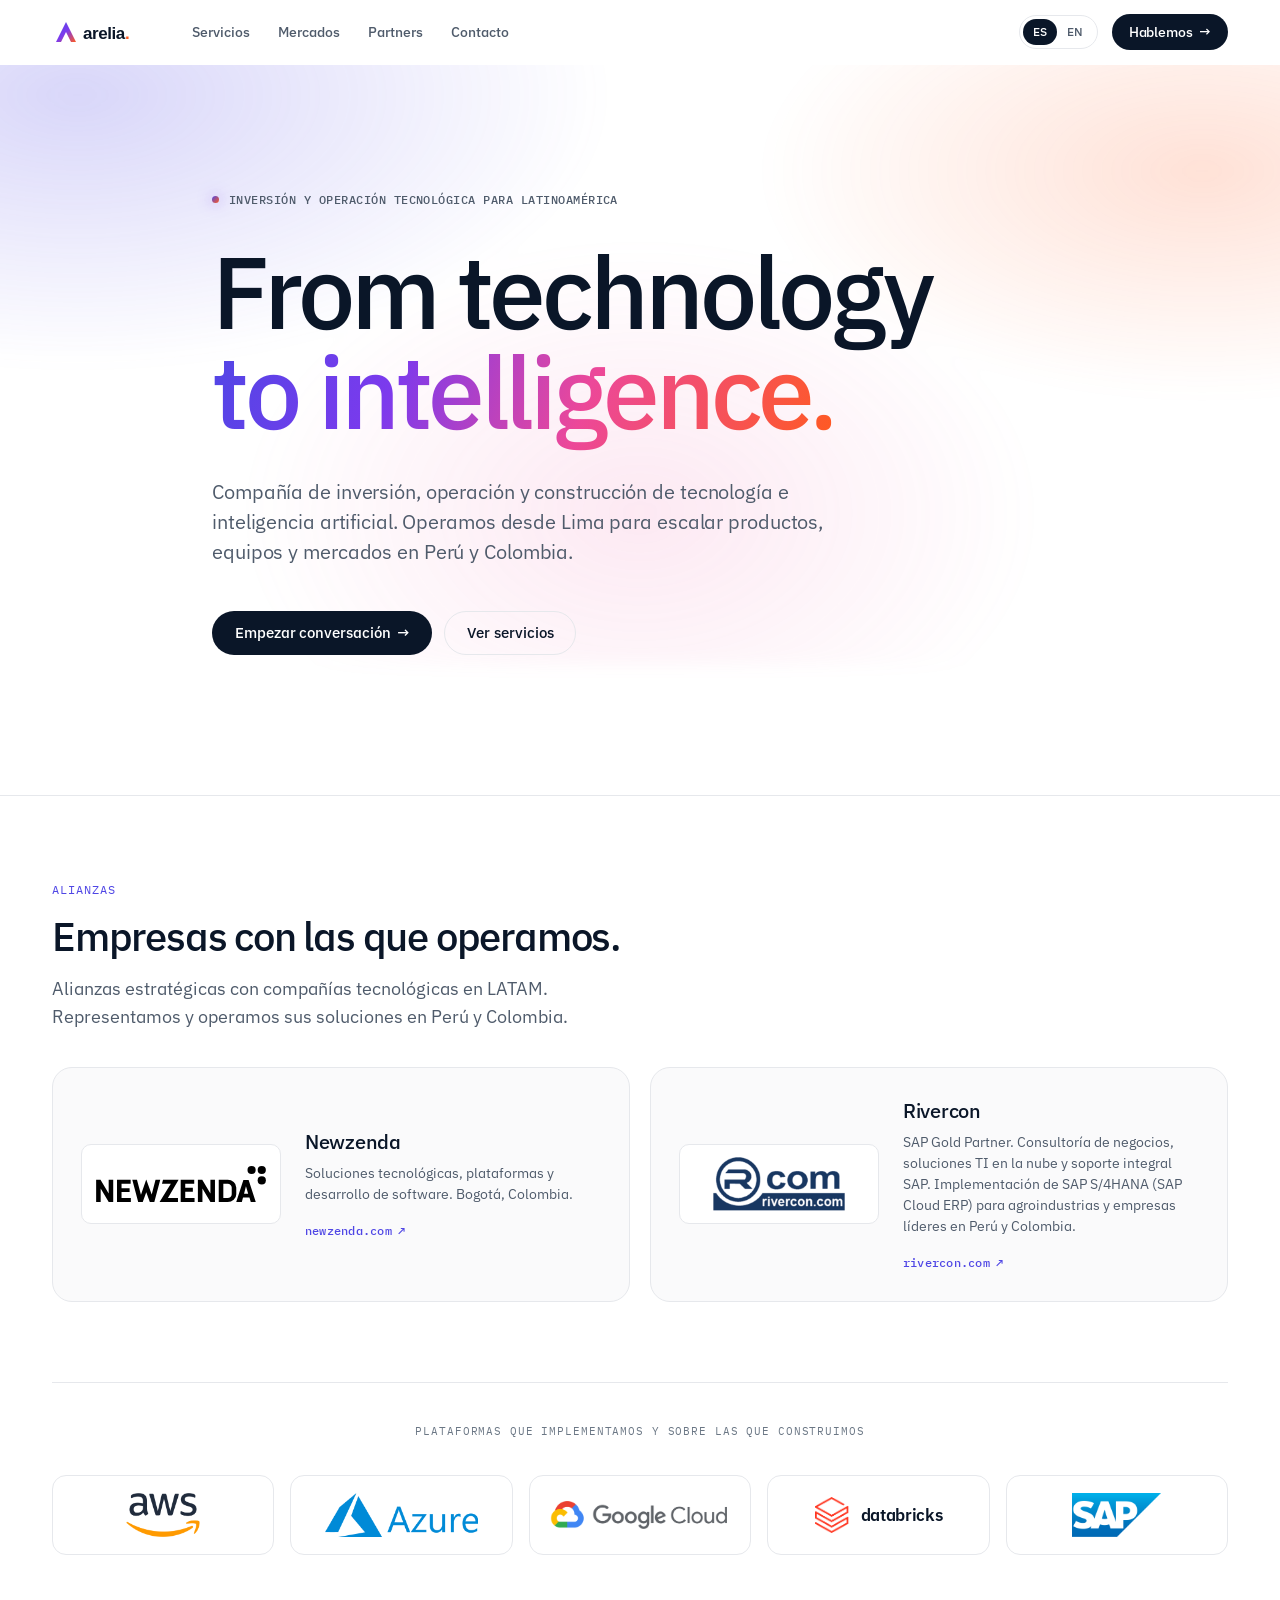
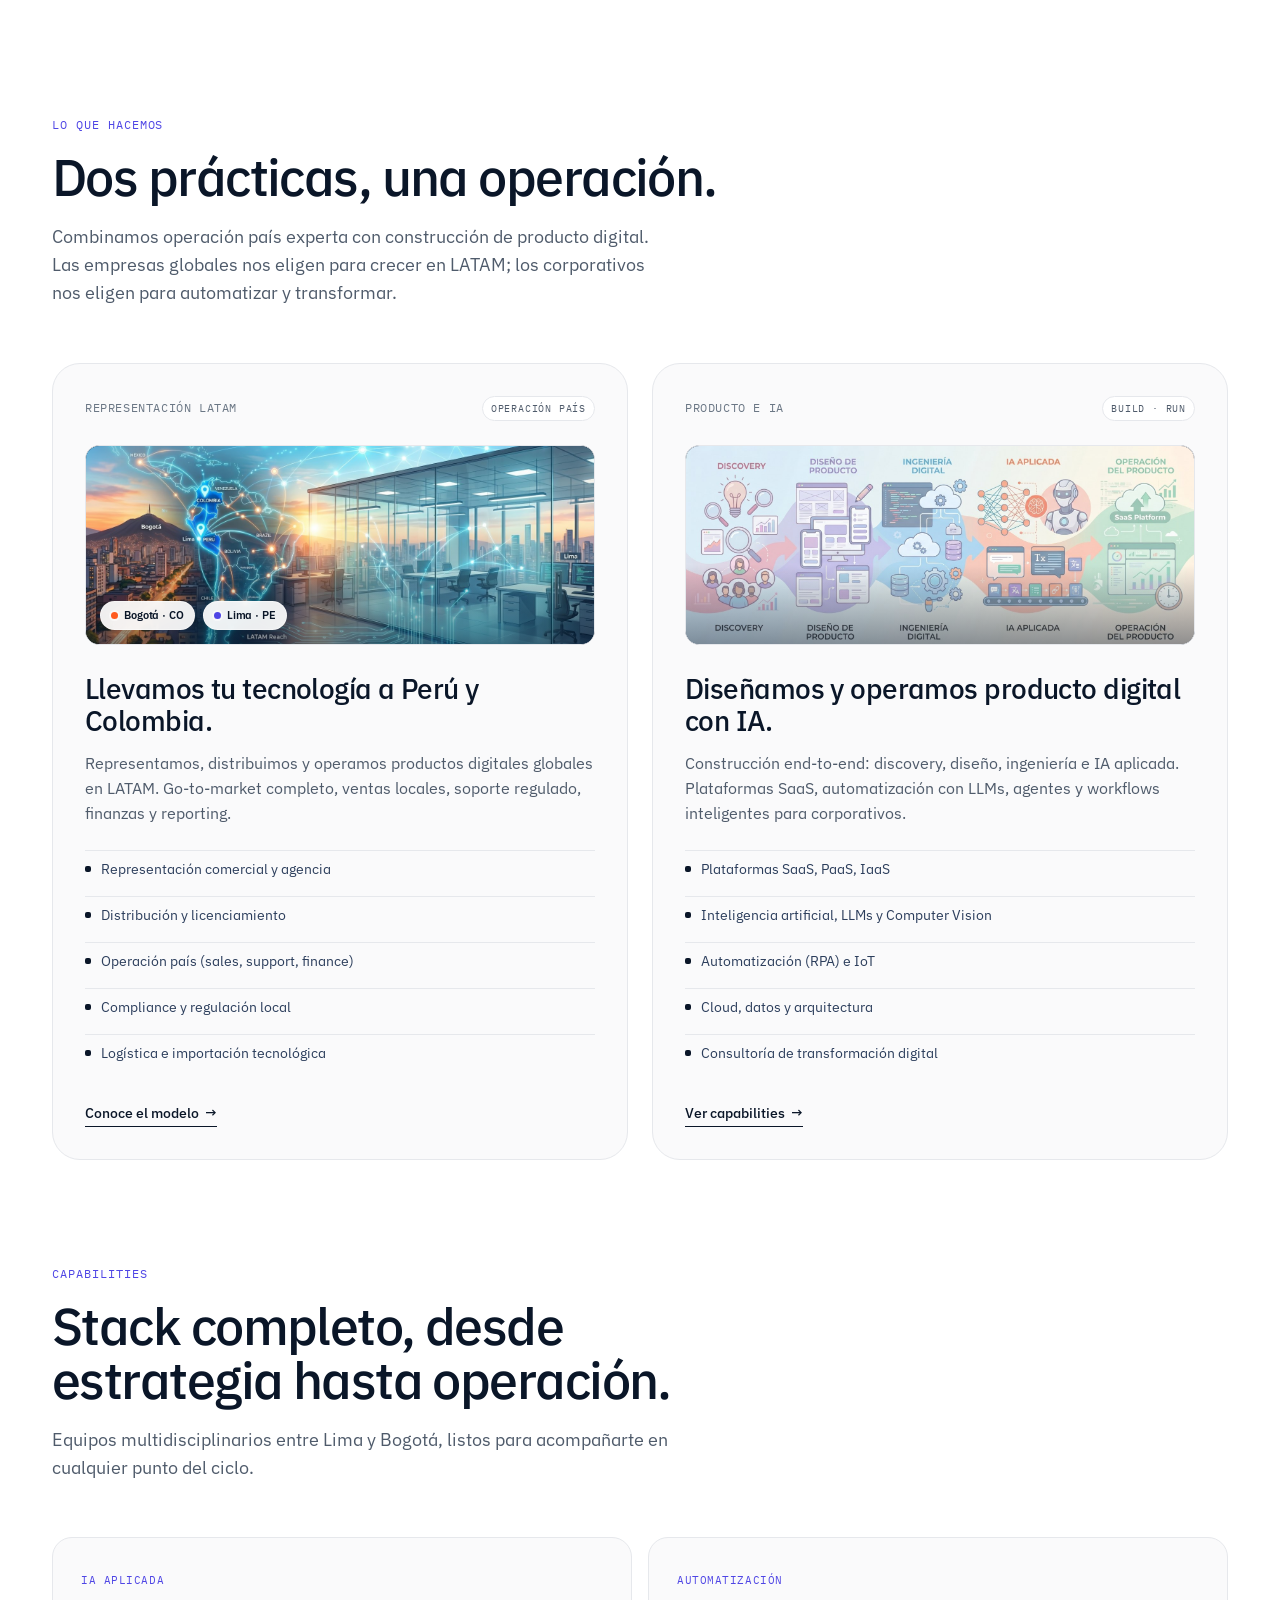
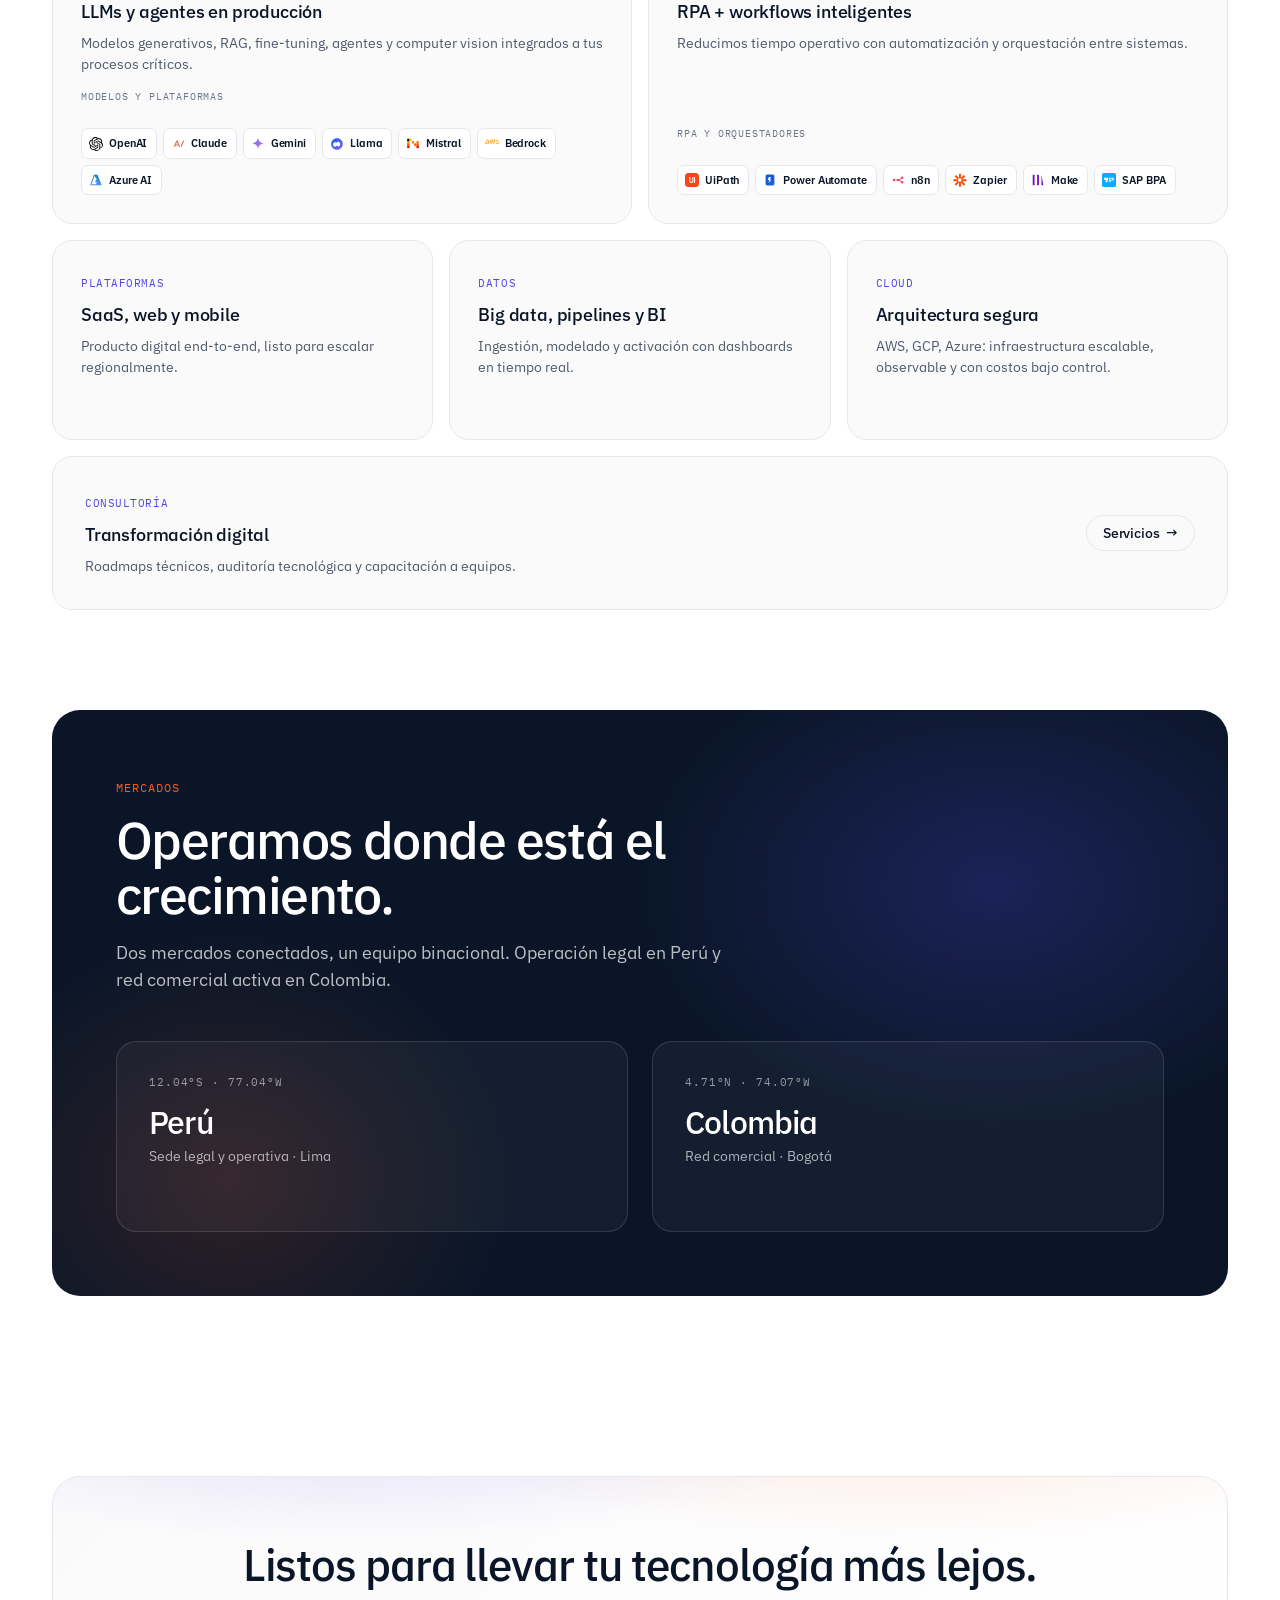
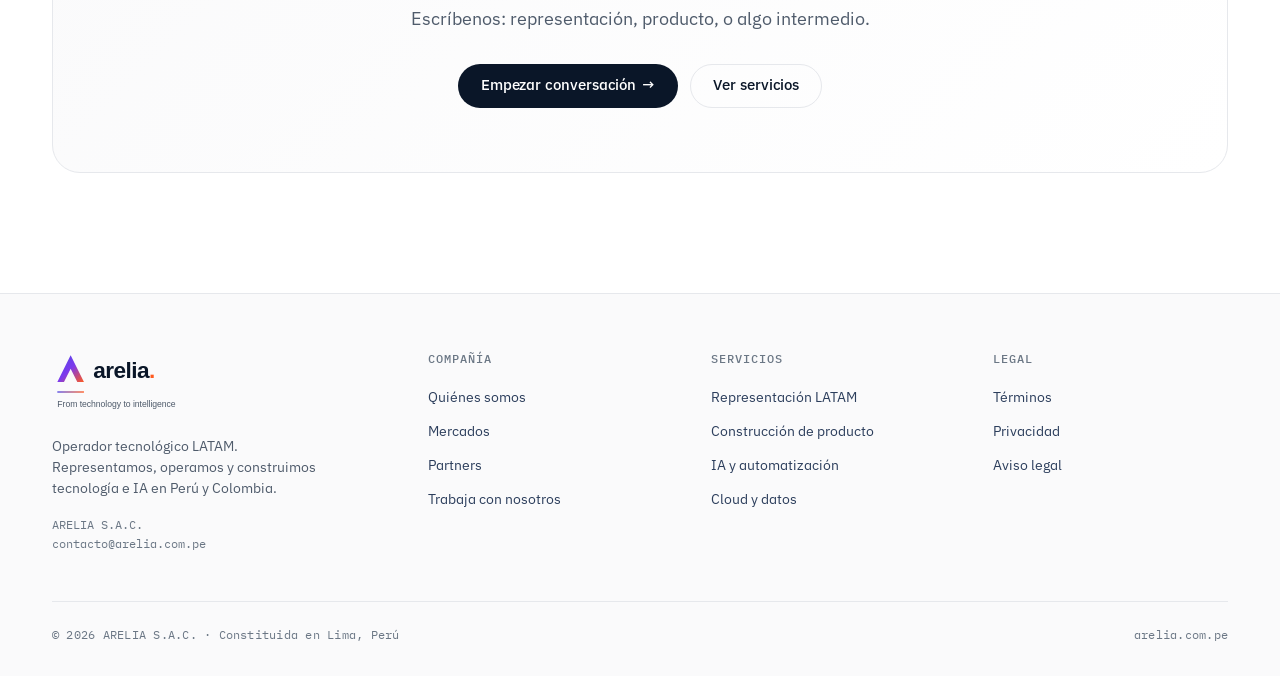
<file: index.html>
<!doctype html>
<html lang="es">
<head>
<meta charset="utf-8" />
<meta name="viewport" content="width=device-width, initial-scale=1" />
<title>Arelia — From technology to intelligence</title>
<meta name="description" content="Arelia es un operador tecnológico para LATAM. Representamos, operamos y construimos tecnología e IA en Perú y Colombia." />
<link rel="preconnect" href="https://fonts.googleapis.com" />
<link rel="preconnect" href="https://fonts.gstatic.com" crossorigin />
<link href="https://fonts.googleapis.com/css2?family=IBM+Plex+Sans:wght@400;500;600;700&family=IBM+Plex+Mono:wght@400;500&family=Space+Grotesk:wght@400;500;600&display=swap" rel="stylesheet" />

<link rel="icon" type="image/svg+xml" href="assets/arelia-logo.svg" />
<link rel="icon" type="image/png" sizes="32x32" href="assets/favicon-32.png" />
<link rel="icon" type="image/png" sizes="192x192" href="assets/favicon-192.png" />
<link rel="apple-touch-icon" href="assets/favicon-192.png" />
<meta property="og:title" content="De la tecnología a la inteligencia. | Arelia" />
<meta property="og:description" content="Arelia opera, representa y construye tecnología e inteligencia artificial en Latinoamérica. From technology to intelligence." />
<meta property="og:type" content="website" />
<link rel="stylesheet" href="styles.css" />
</head>
<body data-screen-label="Arelia · Landing">

<!-- ============== NAV ============== -->
<header class="nav">
  <div class="wrap nav-inner">
    <a class="nav-logo" href="index.html"><img src="assets/arelia-lockup.svg" alt="Arelia" /></a>
    <nav class="nav-links">
      <a href="servicios.html" data-i18n="nav.services">Servicios</a>
      <a href="#markets" data-i18n="nav.markets">Mercados</a>
      <a href="#partners" data-i18n="nav.partners">Partners</a>
      <a href="contacto.html" data-i18n="nav.contact">Contacto</a>
    </nav>
    <div class="nav-spacer"></div>
    <div class="nav-right">
      <div class="lang-pill" role="group" aria-label="Language">
        <button data-lang="es" class="is-on">ES</button>
        <button data-lang="en">EN</button>
      </div>
      <a class="btn btn-primary" href="contacto.html"><span data-i18n="nav.cta">Hablemos</span> <span class="arr">→</span></a>
    </div>
  </div>
</header>

<!-- ============== HERO ============== -->
<section class="hero">
  <div class="wrap hero-single">
    <div class="eyebrow" data-i18n="eyebrow">Inversión y operación tecnológica para Latinoamérica</div>
    <h1 class="hero-h1">
      <span data-i18n="hero.h1_a">From technology</span><br/>
      <span class="grad" data-i18n="hero.h1_b">to intelligence.</span>
    </h1>
    <p class="hero-sub" data-i18n="hero.sub">
      Compañía de inversión, operación y construcción de tecnología e inteligencia artificial.
      Operamos desde Lima para escalar productos, equipos y mercados en Perú y Colombia.
    </p>
    <div class="hero-ctas">
      <a class="btn btn-primary btn-lg" href="contacto.html">
        <span data-i18n="hero.cta_primary">Empezar conversación</span>
        <span class="arr">→</span>
      </a>
      <a class="btn btn-ghost btn-lg" href="servicios.html">
        <span data-i18n="hero.cta_secondary">Ver servicios</span>
      </a>
    </div>
  </div>
</section>

<!-- ============== ALIANZAS & PLATAFORMAS ============== -->
<section class="alliances" id="partners">
  <div class="wrap">

    <!-- Empresas aliadas -->
    <div class="section-head" style="margin-bottom:36px;">
      <span class="section-eyebrow" data-i18n="alliances.eyebrow">Alianzas</span>
      <h2 class="section-h2" style="font-size:clamp(28px,3.4vw,40px);" data-i18n="alliances.h2">Empresas con las que operamos.</h2>
      <p class="section-sub" data-i18n="alliances.sub">
        Alianzas estratégicas con compañías tecnológicas en LATAM. Representamos y operamos sus
        soluciones en Perú y Colombia.
      </p>
    </div>

    <div class="ally-grid">
      <a class="ally-card" href="https://www.newzenda.com" target="_blank" rel="noopener">
        <div class="ally-logo">
          <img src="assets/newzenda.svg" alt="Newzenda" class="ally-logo-img" />
        </div>
        <div class="ally-body">
          <h3>Newzenda</h3>
          <p>Soluciones tecnológicas, plataformas y desarrollo de software. Bogotá, Colombia.</p>
          <span class="ally-link">newzenda.com <span class="arr">↗</span></span>
        </div>
      </a>

      <a class="ally-card" href="https://rivercon.com" target="_blank" rel="noopener">
        <div class="ally-logo">
          <img src="assets/rivercon.png" alt="Rivercon" class="ally-logo-img" />
        </div>
        <div class="ally-body">
          <h3>Rivercon</h3>
          <p>SAP Gold Partner. Consultoría de negocios, soluciones TI en la nube y soporte integral SAP. Implementación de SAP S/4HANA (SAP Cloud ERP) para agroindustrias y empresas líderes en Perú y Colombia.</p>
          <span class="ally-link">rivercon.com <span class="arr">↗</span></span>
        </div>
      </a>
    </div>

    <!-- Plataformas partner -->
    <div class="platforms">
      <div class="platforms-label" data-i18n="platforms.label">Plataformas que implementamos y sobre las que construimos</div>
      <div class="platforms-row">
        <div class="platform" title="Amazon Web Services">
          <img src="assets/aws.png" alt="AWS" />
        </div>
        <div class="platform" title="Microsoft Azure">
          <img src="assets/azure.png" alt="Microsoft Azure" />
        </div>
        <div class="platform" title="Google Cloud">
          <img src="assets/gcp.png" alt="Google Cloud" />
        </div>
        <div class="platform" title="Databricks">
          <img class="p-icon" src="assets/databricks-icon.png" alt="Databricks" />
          <span class="p-wordmark">databricks</span>
        </div>
        <div class="platform" title="SAP">
          <img src="assets/sap.png" alt="SAP" />
        </div>
      </div>
    </div>

  </div>
</section>

<!-- ============== PILLARS ============== -->
<section class="section" id="services">
  <div class="wrap">
    <div class="section-head reveal">
      <span class="section-eyebrow" data-i18n="pillars.eyebrow">Lo que hacemos</span>
      <h2 class="section-h2" data-i18n="pillars.h2">Dos prácticas, una operación.</h2>
      <p class="section-sub" data-i18n="pillars.sub">
        Combinamos operación país experta con construcción de producto digital.
        Las empresas globales nos eligen para crecer en LATAM; los corporativos nos eligen para automatizar y transformar.
      </p>
    </div>

    <div class="pillars">
      <article class="pillar reveal">
        <div class="pillar-num">
          <span data-i18n="pillars.p1_label">REPRESENTACIÓN LATAM</span>
          <span class="badge" data-i18n="pillars.p1_badge">Operación país</span>
        </div>
        <div class="pillar-vis vis-a vis-photo">
          <img src="assets/latam-hero.jpg" alt="Operación país en LATAM — Bogotá y Lima conectadas" />
          <div class="vis-photo-tags">
            <span class="vis-photo-tag"><span class="vp-dot" style="background:#FF5A1F"></span>Bogotá · CO</span>
            <span class="vis-photo-tag"><span class="vp-dot" style="background:#4F46E5"></span>Lima · PE</span>
          </div>
        </div>
        <h3 class="pillar-title" data-i18n="pillars.p1_title">Llevamos tu tecnología a Perú y Colombia.</h3>
        <p class="pillar-body" data-i18n="pillars.p1_body">
          Representamos, distribuimos y operamos productos digitales globales en LATAM.
          Go-to-market completo, ventas locales, soporte regulado, finanzas y reporting.
        </p>
        <ul class="pillar-list">
          <li>Representación comercial y agencia</li>
          <li>Distribución y licenciamiento</li>
          <li>Operación país (sales, support, finance)</li>
          <li>Compliance y regulación local</li>
          <li>Logística e importación tecnológica</li>
        </ul>
        <a class="pillar-cta" href="servicios.html#representacion">
          <span data-i18n="pillars.p1_cta">Conoce el modelo</span> <span class="arr">→</span>
        </a>
      </article>

      <article class="pillar reveal">
        <div class="pillar-num">
          <span data-i18n="pillars.p2_label">PRODUCTO E IA</span>
          <span class="badge" data-i18n="pillars.p2_badge">Build · Run</span>
        </div>
        <div class="pillar-vis vis-b vis-photo">
          <img src="assets/producto-ia-es.jpg"
               data-src-es="assets/producto-ia-es.jpg"
               data-src-en="assets/producto-ia-en.jpg"
               alt="Construcción de producto e IA — discovery, diseño, ingeniería, IA aplicada y operación" />
        </div>
        <h3 class="pillar-title" data-i18n="pillars.p2_title">Diseñamos y operamos producto digital con IA.</h3>
        <p class="pillar-body" data-i18n="pillars.p2_body">
          Construcción end-to-end: discovery, diseño, ingeniería e IA aplicada. Plataformas SaaS,
          automatización con LLMs, agentes y workflows inteligentes para corporativos.
        </p>
        <ul class="pillar-list">
          <li>Plataformas SaaS, PaaS, IaaS</li>
          <li>Inteligencia artificial, LLMs y Computer Vision</li>
          <li>Automatización (RPA) e IoT</li>
          <li>Cloud, datos y arquitectura</li>
          <li>Consultoría de transformación digital</li>
        </ul>
        <a class="pillar-cta" href="servicios.html#producto">
          <span data-i18n="pillars.p2_cta">Ver capabilities</span> <span class="arr">→</span>
        </a>
      </article>
    </div>
  </div>
</section>

<!-- ============== BENTO ============== -->
<section class="section" style="padding-top:0;">
  <div class="wrap">
    <div class="section-head reveal">
      <span class="section-eyebrow" data-i18n="bento.eyebrow">Capabilities</span>
      <h2 class="section-h2" data-i18n="bento.h2">Stack completo, desde estrategia hasta operación.</h2>
      <p class="section-sub" data-i18n="bento.sub">
        Equipos multidisciplinarios entre Lima y Bogotá, listos para acompañarte en cualquier punto del ciclo.
      </p>
    </div>

    <div class="bento reveal">
      <div class="bento-cell b-3">
        <div>
          <span class="tag" data-i18n="bento.c1_tag">IA APLICADA</span>
          <h4 data-i18n="bento.c1_h" style="margin-top:8px;">LLMs y agentes en producción</h4>
          <p data-i18n="bento.c1_p">Modelos generativos, RAG, fine-tuning, agentes y computer vision integrados a tus procesos críticos.</p>
        </div>
        <div>
          <div class="vendor-strip-label" data-i18n="bento.c1_label">Modelos y plataformas</div>
          <div class="vendor-strip">
            <span class="vendor-chip" title="OpenAI">
              <svg viewBox="0 0 24 24" fill="#000" aria-hidden="true">
                <path d="M22.28 9.82a5.95 5.95 0 0 0-.51-4.91 6.04 6.04 0 0 0-6.5-2.9A6.07 6.07 0 0 0 4.98 4.18a5.95 5.95 0 0 0-3.98 2.9 6.05 6.05 0 0 0 .74 7.1 5.95 5.95 0 0 0 .51 4.91 6.04 6.04 0 0 0 6.5 2.9 5.95 5.95 0 0 0 4.49 2 6.05 6.05 0 0 0 5.78-4.18 5.95 5.95 0 0 0 3.98-2.9 6.05 6.05 0 0 0-.74-7.1zm-9.02 12.65a4.48 4.48 0 0 1-2.87-1.04l.14-.08 4.78-2.76a.78.78 0 0 0 .4-.68v-6.74l2.02 1.17.02.05v5.58a4.5 4.5 0 0 1-4.49 4.5zM3.6 18.41a4.46 4.46 0 0 1-.53-2.99l.14.08 4.78 2.76a.77.77 0 0 0 .78 0l5.84-3.37v2.33a.07.07 0 0 1-.03.06l-4.83 2.79a4.5 4.5 0 0 1-6.15-1.66zM2.34 8.05a4.47 4.47 0 0 1 2.34-1.97v5.68a.77.77 0 0 0 .39.67l5.81 3.36-2.02 1.17a.07.07 0 0 1-.07 0L4 14.17a4.5 4.5 0 0 1-1.65-6.13zm16.6 3.86L13.1 8.53l2.02-1.16a.07.07 0 0 1 .07 0l4.83 2.78a4.5 4.5 0 0 1-.69 8.1v-5.68a.78.78 0 0 0-.39-.67zm2-3.03-.14-.08-4.78-2.78a.78.78 0 0 0-.78 0L9.4 9.4V7.07a.07.07 0 0 1 .02-.06l4.83-2.78a4.5 4.5 0 0 1 6.68 4.66zM8.3 13.01l-2.02-1.17a.07.07 0 0 1-.03-.06V6.21a4.5 4.5 0 0 1 7.38-3.46l-.14.08-4.78 2.76a.78.78 0 0 0-.4.68zm1.1-2.37 2.6-1.5 2.6 1.5v3l-2.6 1.5-2.6-1.5z"/>
              </svg>
              OpenAI
            </span>
            <span class="vendor-chip" title="Anthropic Claude">
              <svg viewBox="0 0 24 24" fill="#D97757" aria-hidden="true">
                <path d="M4.71 16.66 9.16 6.18h2.16l4.45 10.48h-2.06l-.91-2.23h-4.66l-.92 2.23H4.71zm3.84-3.99h3.34l-1.67-4.08-1.67 4.08zM18.32 16.66l4.45-10.48h-2.16L16.16 16.66h2.16z"/>
              </svg>
              Claude
            </span>
            <span class="vendor-chip" title="Google Gemini">
              <svg viewBox="0 0 24 24" aria-hidden="true">
                <defs><linearGradient id="vg-gem" x1="0" y1="0" x2="24" y2="24" gradientUnits="userSpaceOnUse"><stop stop-color="#4285F4"/><stop offset=".5" stop-color="#9B72F2"/><stop offset="1" stop-color="#D96570"/></linearGradient></defs>
                <path fill="url(#vg-gem)" d="M12 1c.4 5.6 4.4 9.6 10 10-5.6.4-9.6 4.4-10 10-.4-5.6-4.4-9.6-10-10C7.6 10.6 11.6 6.6 12 1z"/>
              </svg>
              Gemini
            </span>
            <span class="vendor-chip" title="Meta Llama">
              <svg viewBox="0 0 24 24" aria-hidden="true">
                <defs><linearGradient id="vg-llama" x1="0" y1="0" x2="24" y2="24" gradientUnits="userSpaceOnUse"><stop stop-color="#0064E0"/><stop offset="1" stop-color="#9B59FF"/></linearGradient></defs>
                <path fill="url(#vg-llama)" d="M12 2c5.52 0 10 4.48 10 10s-4.48 10-10 10S2 17.52 2 12 6.48 2 12 2zm-3.4 6.4c-1.9 0-3.4 1.85-3.4 4.15 0 2.3 1.4 4.1 3.3 4.1 1.4 0 2.3-.7 3.5-2.6.95 1.55 1.6 2 2.7 2.05 1.55.05 2.7-1.5 2.7-3.85 0-2.5-1.55-4.3-3.4-4.3-1.25 0-2.2.65-3.35 2.4-.8-1.3-1.85-1.95-3.05-1.95z"/>
              </svg>
              Llama
            </span>
            <span class="vendor-chip" title="Mistral AI">
              <svg viewBox="0 0 24 24" aria-hidden="true">
                <g><rect x="2" y="3" width="4" height="4" fill="#000"/><rect x="6" y="3" width="4" height="4" fill="#FFCC00"/><rect x="2" y="7" width="4" height="4" fill="#FF7B00"/><rect x="10" y="7" width="4" height="4" fill="#FF7B00"/><rect x="18" y="7" width="4" height="4" fill="#FF7B00"/><rect x="2" y="11" width="4" height="4" fill="#FF4F00"/><rect x="14" y="11" width="4" height="4" fill="#FF4F00"/><rect x="18" y="11" width="4" height="4" fill="#FF4F00"/><rect x="2" y="15" width="4" height="4" fill="#E10500"/><rect x="18" y="15" width="4" height="4" fill="#E10500"/></g>
              </svg>
              Mistral
            </span>
            <span class="vendor-chip" title="AWS Bedrock">
              <svg viewBox="0 0 24 24" fill="#FF9900" aria-hidden="true">
                <path d="M6.76 9.7c0 .29.03.53.09.7.06.18.14.37.25.58a.35.35 0 0 1 .06.18c0 .08-.05.16-.16.24l-.52.35a.4.4 0 0 1-.21.07c-.08 0-.16-.04-.24-.12a2.46 2.46 0 0 1-.29-.38c-.08-.13-.16-.29-.25-.47a3.1 3.1 0 0 1-2.46 1.16c-.7 0-1.27-.2-1.69-.6a2.14 2.14 0 0 1-.61-1.6c0-.68.24-1.23.73-1.65.49-.42 1.14-.62 1.96-.62.27 0 .55.02.84.06.3.05.6.11.92.18v-.59c0-.62-.13-1.05-.39-1.3-.26-.25-.7-.37-1.32-.37-.28 0-.57.03-.86.1-.3.07-.59.16-.86.27a2.3 2.3 0 0 1-.28.1.5.5 0 0 1-.13.03c-.12 0-.18-.08-.18-.26v-.41c0-.13.02-.23.06-.29a.65.65 0 0 1 .25-.18c.27-.14.6-.26.99-.36.39-.1.8-.15 1.23-.15.94 0 1.63.21 2.07.64.43.43.65 1.07.65 1.94v2.56h.02zm-3.4 1.27c.27 0 .55-.05.84-.15.29-.1.55-.28.77-.53.13-.16.23-.34.28-.54.05-.2.08-.45.08-.74v-.36a6.71 6.71 0 0 0-1.5-.17c-.54 0-.93.1-1.19.32-.26.21-.39.51-.39.91 0 .38.1.66.3.85.2.2.49.3.81.3v.11zm6.72.91c-.15 0-.25-.03-.32-.08-.07-.06-.13-.18-.18-.35l-1.96-6.42c-.05-.16-.07-.27-.07-.33 0-.13.06-.2.19-.2h.81c.16 0 .26.03.32.08.07.06.13.18.18.35l1.4 5.52L11.86 4.4c.04-.17.1-.29.16-.35.07-.05.18-.08.33-.08h.66c.16 0 .26.03.33.08.07.06.13.18.16.35l1.32 5.59 1.44-5.59c.05-.17.11-.29.18-.35.07-.05.17-.08.32-.08h.77c.13 0 .2.07.2.2 0 .04 0 .08-.02.13-.01.05-.03.12-.06.21l-2 6.42c-.05.17-.11.29-.18.35a.55.55 0 0 1-.32.08h-.71c-.16 0-.27-.03-.33-.08-.07-.07-.13-.18-.16-.36L13.06 5.5l-1.31 5.36c-.04.18-.09.29-.16.36-.07.05-.18.08-.33.08h-.71zm10.77.23c-.41 0-.81-.05-1.2-.14-.39-.1-.7-.2-.9-.32a.6.6 0 0 1-.24-.22.55.55 0 0 1-.04-.21v-.43c0-.18.07-.26.2-.26.05 0 .1.01.16.03.05.02.13.05.21.08.27.12.57.21.88.27.32.06.63.09.95.09.5 0 .89-.09 1.16-.27a.86.86 0 0 0 .41-.77c0-.22-.07-.4-.21-.55-.14-.15-.4-.28-.78-.4l-1.12-.35c-.56-.18-.97-.44-1.23-.79a1.85 1.85 0 0 1-.38-1.13c0-.33.07-.62.21-.87.14-.25.33-.47.57-.64.24-.18.51-.31.83-.41a3.5 3.5 0 0 1 2.07-.06 3.41 3.41 0 0 1 .79.34c.09.05.16.11.2.18.04.07.06.16.06.27v.4c0 .18-.07.27-.2.27-.07 0-.18-.04-.32-.11-.5-.23-1.06-.34-1.68-.34-.45 0-.81.07-1.05.22-.24.15-.37.38-.37.7 0 .22.08.41.24.56.16.15.45.3.86.43l1.1.35c.55.18.95.43 1.19.75.24.32.36.69.36 1.09 0 .34-.07.65-.2.92-.14.28-.33.51-.57.7-.24.2-.53.34-.86.45-.35.11-.71.16-1.1.16z"/>
              </svg>
              Bedrock
            </span>
            <span class="vendor-chip" title="Azure OpenAI">
              <svg viewBox="0 0 24 24" aria-hidden="true">
                <defs><linearGradient id="vg-az" x1="0" y1="0" x2="0" y2="24" gradientUnits="userSpaceOnUse"><stop stop-color="#0078D4"/><stop offset="1" stop-color="#5EA0EF"/></linearGradient></defs>
                <path fill="url(#vg-az)" d="M8.5 3h6L22 21H2L8.5 3zm.9 2.2L4.6 19.3h7l1.9-3.5-3.5-.7 3.4-4.2-3.9-5.7z"/>
              </svg>
              Azure&nbsp;AI
            </span>
          </div>
        </div>
      </div>

      <div class="bento-cell b-3">
        <div>
          <span class="tag" data-i18n="bento.c2_tag">AUTOMATIZACIÓN</span>
          <h4 data-i18n="bento.c2_h" style="margin-top:8px;">RPA + workflows inteligentes</h4>
          <p data-i18n="bento.c2_p">Reducimos tiempo operativo con automatización y orquestación entre sistemas.</p>
        </div>
        <div>
          <div class="vendor-strip-label" data-i18n="bento.c2_label">RPA y orquestadores</div>
          <div class="vendor-strip">
            <span class="vendor-chip" title="UiPath">
              <svg viewBox="0 0 24 24" aria-hidden="true">
                <rect width="24" height="24" rx="6" fill="#FA4616"/>
                <path d="M7.3 7v6.4c0 2.05 1.42 3.6 3.55 3.6 2.13 0 3.55-1.55 3.55-3.6V7h-1.8v6.4c0 1.05-.67 1.85-1.75 1.85-1.08 0-1.75-.8-1.75-1.85V7H7.3zm8.1 0h1.8v10h-1.8V7z" fill="#fff"/>
              </svg>
              UiPath
            </span>
            <span class="vendor-chip" title="Microsoft Power Automate">
              <svg viewBox="0 0 24 24" aria-hidden="true">
                <defs><linearGradient id="vg-pa" x1="0" y1="0" x2="24" y2="24" gradientUnits="userSpaceOnUse"><stop stop-color="#0B53CE"/><stop offset="1" stop-color="#2266E3"/></linearGradient></defs>
                <path fill="url(#vg-pa)" d="M7.5 2.5h9c1.66 0 3 1.34 3 3v13c0 1.66-1.34 3-3 3h-9c-1.66 0-3-1.34-3-3v-13c0-1.66 1.34-3 3-3zM10 7l-2 5h2.5L9.5 17l5-6h-2.5l1.5-4H10z" />
              </svg>
              Power&nbsp;Automate
            </span>
            <span class="vendor-chip" title="n8n">
              <svg viewBox="0 0 24 24" aria-hidden="true">
                <circle cx="5" cy="12" r="2.2" fill="#EA4B71"/>
                <circle cx="12" cy="12" r="2.2" fill="#EA4B71"/>
                <circle cx="19" cy="8" r="2.2" fill="#EA4B71"/>
                <circle cx="19" cy="16" r="2.2" fill="#EA4B71"/>
                <path stroke="#EA4B71" stroke-width="1.5" d="M7 12h3M14 12h3M14 12l3-3M14 12l3 3" fill="none"/>
              </svg>
              n8n
            </span>
            <span class="vendor-chip" title="Zapier">
              <svg viewBox="0 0 24 24" fill="#FF4A00" aria-hidden="true">
                <path d="M14.4 12a6.6 6.6 0 0 1-.43 2.36 6.6 6.6 0 0 1-2.37.44h-.01a6.6 6.6 0 0 1-2.36-.44A6.6 6.6 0 0 1 8.8 12c0-.83.15-1.63.43-2.36A6.6 6.6 0 0 1 11.59 9.2h.01a6.6 6.6 0 0 1 2.37.44c.28.73.43 1.53.43 2.36zM23 10.86h-6.95l4.92-4.92a11.04 11.04 0 0 0-2.42-2.42L13.63 8.44V1.5a11.12 11.12 0 0 0-3.43 0v6.94L5.28 3.52A11.05 11.05 0 0 0 2.86 5.94l4.92 4.92H.83a11.12 11.12 0 0 0 0 3.43h6.95l-4.92 4.92a11.05 11.05 0 0 0 2.42 2.42l4.92-4.92v6.94a11.12 11.12 0 0 0 3.43 0v-6.94l4.92 4.92a11.05 11.05 0 0 0 2.42-2.42l-4.92-4.92H23a11.12 11.12 0 0 0 0-3.43z"/>
              </svg>
              Zapier
            </span>
            <span class="vendor-chip" title="Make (Integromat)">
              <svg viewBox="0 0 24 24" fill="#6D00CC" aria-hidden="true">
                <path d="M3 3h3v18H3zM10.5 3h3v18h-3zM18 3l3 18h-3z"/>
              </svg>
              Make
            </span>
            <span class="vendor-chip" title="SAP Build Process Automation">
              <svg viewBox="0 0 24 24" aria-hidden="true">
                <rect width="24" height="24" rx="3" fill="#0FAAFF"/>
                <path d="M3 8h8l-2 8H6l1-4H4l-1-4zm9 0h6c1.5 0 2.5 1 2.5 2.5S19.5 13 18 13h-3l-.5 3h-2L12 8zm2 1.5L13.5 11.5H17c.5 0 1-.5 1-1s-.5-1-1-1h-3z" fill="#fff"/>
              </svg>
              SAP&nbsp;BPA
            </span>
          </div>
        </div>
      </div>

      <div class="bento-cell b-2">
        <div>
          <span class="tag" data-i18n="bento.c3_tag">PLATAFORMAS</span>
          <h4 data-i18n="bento.c3_h" style="margin-top:8px;">SaaS, web y mobile</h4>
          <p data-i18n="bento.c3_p">Producto digital end-to-end, listo para escalar regionalmente.</p>
        </div>
      </div>

      <div class="bento-cell b-2">
        <div>
          <span class="tag" data-i18n="bento.c4_tag">DATOS</span>
          <h4 data-i18n="bento.c4_h" style="margin-top:8px;">Big data, pipelines y BI</h4>
          <p data-i18n="bento.c4_p">Ingestión, modelado y activación con dashboards en tiempo real.</p>
        </div>
      </div>

      <div class="bento-cell b-2">
        <div>
          <span class="tag" data-i18n="bento.c5_tag">CLOUD</span>
          <h4 data-i18n="bento.c5_h" style="margin-top:8px;">Arquitectura segura</h4>
          <p data-i18n="bento.c5_p">AWS, GCP, Azure: infraestructura escalable, observable y con costos bajo control.</p>
        </div>
      </div>

      <div class="bento-cell b-6" style="flex-direction:row;align-items:center;justify-content:space-between;gap:32px;min-height:auto;padding:32px;">
        <div style="flex:1;">
          <span class="tag" data-i18n="bento.c6_tag">CONSULTORÍA</span>
          <h4 data-i18n="bento.c6_h" style="margin-top:8px;">Transformación digital</h4>
          <p data-i18n="bento.c6_p" style="max-width:520px;">Roadmaps técnicos, auditoría tecnológica y capacitación a equipos.</p>
        </div>
        <a class="btn btn-ghost" href="servicios.html"><span data-i18n="nav.services">Servicios</span> <span class="arr">→</span></a>
      </div>
    </div>
  </div>
</section>

<!-- ============== MARKETS ============== -->
<section class="section" id="markets" style="padding-top:0;">
  <div class="wrap">
    <div class="markets reveal">
      <div class="markets-inner">
        <div class="markets-head">
          <span class="section-eyebrow" style="color:#FF5A1F;" data-i18n="markets.eyebrow">Mercados</span>
          <h2 class="section-h2" data-i18n="markets.h2">Operamos donde está el crecimiento.</h2>
          <p data-i18n="markets.sub">Dos mercados conectados, un equipo binacional. Operación legal en Perú y red comercial activa en Colombia.</p>
        </div>

        <div class="markets-grid">
          <div class="market-card">
            <div class="market-coord" data-i18n="markets.peru_coord">12.04°S · 77.04°W</div>
            <h3 class="market-name" data-i18n="markets.peru_name">Perú</h3>
            <p class="market-meta" data-i18n="markets.peru_meta">Sede legal y operativa · Lima</p>
          </div>

          <div class="market-card">
            <div class="market-coord" data-i18n="markets.col_coord">4.71°N · 74.07°W</div>
            <h3 class="market-name" data-i18n="markets.col_name">Colombia</h3>
            <p class="market-meta" data-i18n="markets.col_meta">Red comercial · Bogotá</p>
          </div>
        </div>
      </div>
    </div>
  </div>
</section>

<!-- ============== CTA ============== -->
<section class="cta">
  <div class="wrap">
    <div class="cta-box reveal">
      <div class="cta-box-inner">
        <h2 data-i18n="cta.h2">Listos para llevar tu tecnología más lejos.</h2>
        <p data-i18n="cta.sub">Escríbenos: representación, producto, o algo intermedio.</p>
        <div class="btns">
          <a class="btn btn-primary btn-lg" href="contacto.html"><span data-i18n="cta.btn1">Empezar conversación</span> <span class="arr">→</span></a>
          <a class="btn btn-ghost btn-lg" href="servicios.html"><span data-i18n="cta.btn2">Ver servicios</span></a>
        </div>
      </div>
    </div>
  </div>
</section>

<!-- ============== FOOTER ============== -->
<footer class="footer">
  <div class="wrap">
    <div class="footer-grid">
      <div>
        <a href="index.html" class="footer-lockup"><img src="assets/arelia-lockup-full.svg" alt="Arelia — From technology to intelligence" /></a>
        <p class="footer-tag" data-i18n="footer.tag">Operador tecnológico LATAM. Representamos, operamos y construimos tecnología e IA en Perú y Colombia.</p>
        <div class="footer-addr">
          <div>ARELIA S.A.C.</div>
          <div><a href="mailto:contacto@arelia.com.pe">contacto@arelia.com.pe</a></div>
        </div>
      </div>
      <div class="footer-col">
        <h5 data-i18n="footer.h_company">Compañía</h5>
        <ul>
          <li><a href="servicios.html" data-i18n="footer.l_about">Quiénes somos</a></li>
          <li><a href="#markets" data-i18n="footer.l_markets">Mercados</a></li>
          <li><a href="#partners" data-i18n="footer.l_partners">Partners</a></li>
          <li><a href="contacto.html" data-i18n="footer.l_careers">Trabaja con nosotros</a></li>
        </ul>
      </div>
      <div class="footer-col">
        <h5 data-i18n="footer.h_services">Servicios</h5>
        <ul>
          <li><a href="servicios.html#representacion" data-i18n="footer.l_repr">Representación LATAM</a></li>
          <li><a href="servicios.html#producto" data-i18n="footer.l_build">Construcción de producto</a></li>
          <li><a href="servicios.html#producto" data-i18n="footer.l_ai">IA y automatización</a></li>
          <li><a href="servicios.html#producto" data-i18n="footer.l_cloud">Cloud y datos</a></li>
        </ul>
      </div>
      <div class="footer-col">
        <h5 data-i18n="footer.h_legal">Legal</h5>
        <ul>
          <li><a href="terminos.html" data-i18n="footer.l_terms">Términos</a></li>
          <li><a href="privacidad.html" data-i18n="footer.l_privacy">Privacidad</a></li>
          <li><a href="aviso-legal.html" data-i18n="footer.l_legal">Aviso legal</a></li>
        </ul>
      </div>
    </div>
    <div class="footer-bottom">
      <div data-i18n="footer.copy">© 2026 ARELIA S.A.C. · Constituida en Lima, Perú</div>
      <div>arelia.com.pe</div>
    </div>
  </div>
</footer>

<script src="i18n.js"></script>
</body>
</html>
</file>
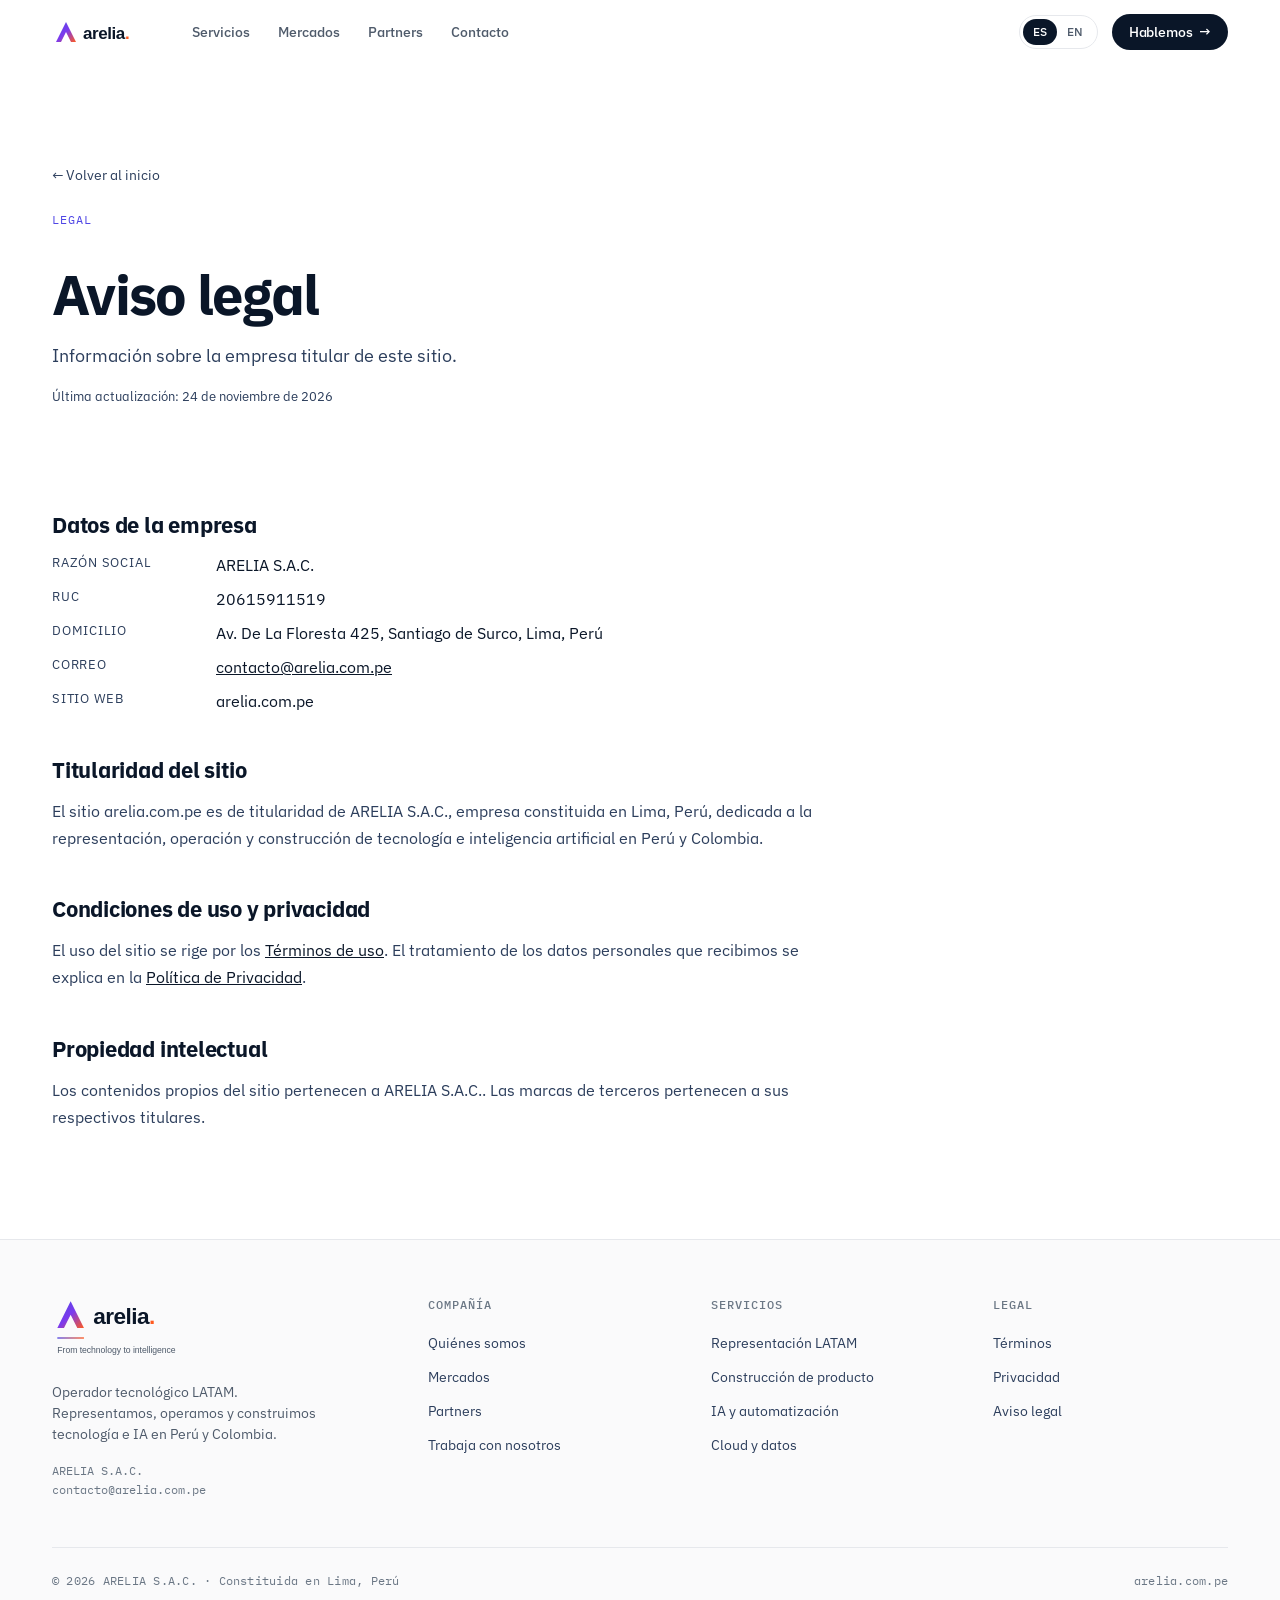
<file: aviso-legal.html>
<!doctype html>
<html lang="es">
<head>
<meta charset="utf-8" />
<meta name="viewport" content="width=device-width, initial-scale=1" />
<title>Aviso legal — Arelia</title>
<link rel="preconnect" href="https://fonts.googleapis.com" />
<link rel="preconnect" href="https://fonts.gstatic.com" crossorigin />
<link href="https://fonts.googleapis.com/css2?family=IBM+Plex+Sans:wght@400;500;600;700&family=IBM+Plex+Mono:wght@400;500&family=Space+Grotesk:wght@400;500;600&display=swap" rel="stylesheet" />

<link rel="icon" type="image/svg+xml" href="assets/arelia-logo.svg" />
<link rel="icon" type="image/png" sizes="32x32" href="assets/favicon-32.png" />
<link rel="icon" type="image/png" sizes="192x192" href="assets/favicon-192.png" />
<link rel="apple-touch-icon" href="assets/favicon-192.png" />
<meta property="og:title" content="Aviso legal — Arelia" />
<meta property="og:type" content="website" />
<meta name="robots" content="index, follow" />
<link rel="stylesheet" href="styles.css" />
</head>
<body data-screen-label="Arelia · Aviso legal">

<header class="nav">
  <div class="wrap nav-inner">
    <a class="nav-logo" href="index.html"><img src="assets/arelia-lockup.svg" alt="Arelia" /></a>
    <nav class="nav-links">
      <a href="servicios.html" data-i18n="nav.services">Servicios</a>
      <a href="index.html#markets" data-i18n="nav.markets">Mercados</a>
      <a href="index.html#partners" data-i18n="nav.partners">Partners</a>
      <a href="contacto.html" data-i18n="nav.contact">Contacto</a>
    </nav>
    <div class="nav-spacer"></div>
    <div class="nav-right">
      <div class="lang-pill" role="group" aria-label="Language">
        <button data-lang="es" class="is-on">ES</button>
        <button data-lang="en">EN</button>
      </div>
      <a class="btn btn-primary" href="contacto.html"><span data-i18n="nav.cta">Hablemos</span> <span class="arr">→</span></a>
    </div>
  </div>
</header>

<section class="legal-hero">
  <div class="wrap">
    <a class="legal-back" href="index.html" data-i18n="sv.back">← Volver al inicio</a>
    <span class="section-eyebrow">Legal</span>
    <h1>Aviso legal</h1>
    <p class="sub">Información sobre la empresa titular de este sitio.</p>
    <p class="legal-updated">Última actualización: 24 de noviembre de 2026</p>
    <p class="legal-note" data-i18n="legal.note"></p>
  </div>
</section>

<section class="legal-body">
  <div class="wrap"><div class="legal-content">

    <h2>Datos de la empresa</h2>
    <dl class="legal-dl">
      <dt>Razón social</dt><dd>ARELIA S.A.C.</dd>
      <dt>RUC</dt><dd>20615911519</dd>
      <dt>Domicilio</dt><dd>Av. De La Floresta 425, Santiago de Surco, Lima, Perú</dd>
      <dt>Correo</dt><dd><a href="mailto:contacto@arelia.com.pe">contacto@arelia.com.pe</a></dd>
      <dt>Sitio web</dt><dd>arelia.com.pe</dd>
    </dl>

    <h2>Titularidad del sitio</h2>
    <p>El sitio arelia.com.pe es de titularidad de ARELIA S.A.C., empresa constituida en Lima, Perú, dedicada a la representación, operación y construcción de tecnología e inteligencia artificial en Perú y Colombia.</p>

    <h2>Condiciones de uso y privacidad</h2>
    <p>El uso del sitio se rige por los <a href="terminos.html">Términos de uso</a>. El tratamiento de los datos personales que recibimos se explica en la <a href="privacidad.html">Política de Privacidad</a>.</p>

    <h2>Propiedad intelectual</h2>
    <p>Los contenidos propios del sitio pertenecen a ARELIA S.A.C.. Las marcas de terceros pertenecen a sus respectivos titulares.</p>

  </div></div>
</section>

<footer class="footer">
  <div class="wrap">
    <div class="footer-grid">
      <div>
        <a href="index.html" class="footer-lockup"><img src="assets/arelia-lockup-full.svg" alt="Arelia — From technology to intelligence" /></a>
        <p class="footer-tag" data-i18n="footer.tag">Operador tecnológico LATAM.</p>
        <div class="footer-addr">
          <div>ARELIA S.A.C.</div>
          <div><a href="mailto:contacto@arelia.com.pe">contacto@arelia.com.pe</a></div>
        </div>
      </div>
      <div class="footer-col">
        <h5 data-i18n="footer.h_company">Compañía</h5>
        <ul>
          <li><a href="servicios.html" data-i18n="footer.l_about">Quiénes somos</a></li>
          <li><a href="index.html#markets" data-i18n="footer.l_markets">Mercados</a></li>
          <li><a href="index.html#partners" data-i18n="footer.l_partners">Partners</a></li>
          <li><a href="contacto.html" data-i18n="footer.l_careers">Trabaja con nosotros</a></li>
        </ul>
      </div>
      <div class="footer-col">
        <h5 data-i18n="footer.h_services">Servicios</h5>
        <ul>
          <li><a href="servicios.html#representacion" data-i18n="footer.l_repr">Representación LATAM</a></li>
          <li><a href="servicios.html#producto" data-i18n="footer.l_build">Construcción de producto</a></li>
          <li><a href="servicios.html#producto" data-i18n="footer.l_ai">IA y automatización</a></li>
          <li><a href="servicios.html#producto" data-i18n="footer.l_cloud">Cloud y datos</a></li>
        </ul>
      </div>
      <div class="footer-col">
        <h5 data-i18n="footer.h_legal">Legal</h5>
        <ul>
          <li><a href="terminos.html" data-i18n="footer.l_terms">Términos</a></li>
          <li><a href="privacidad.html" data-i18n="footer.l_privacy">Privacidad</a></li>
          <li><a href="aviso-legal.html" data-i18n="footer.l_legal">Aviso legal</a></li>
        </ul>
      </div>
    </div>
    <div class="footer-bottom">
      <div data-i18n="footer.copy">© 2026 ARELIA S.A.C. · Constituida en Lima, Perú</div>
      <div>arelia.com.pe</div>
    </div>
  </div>
</footer>

<script src="i18n.js"></script>
</body>
</html>
</file>
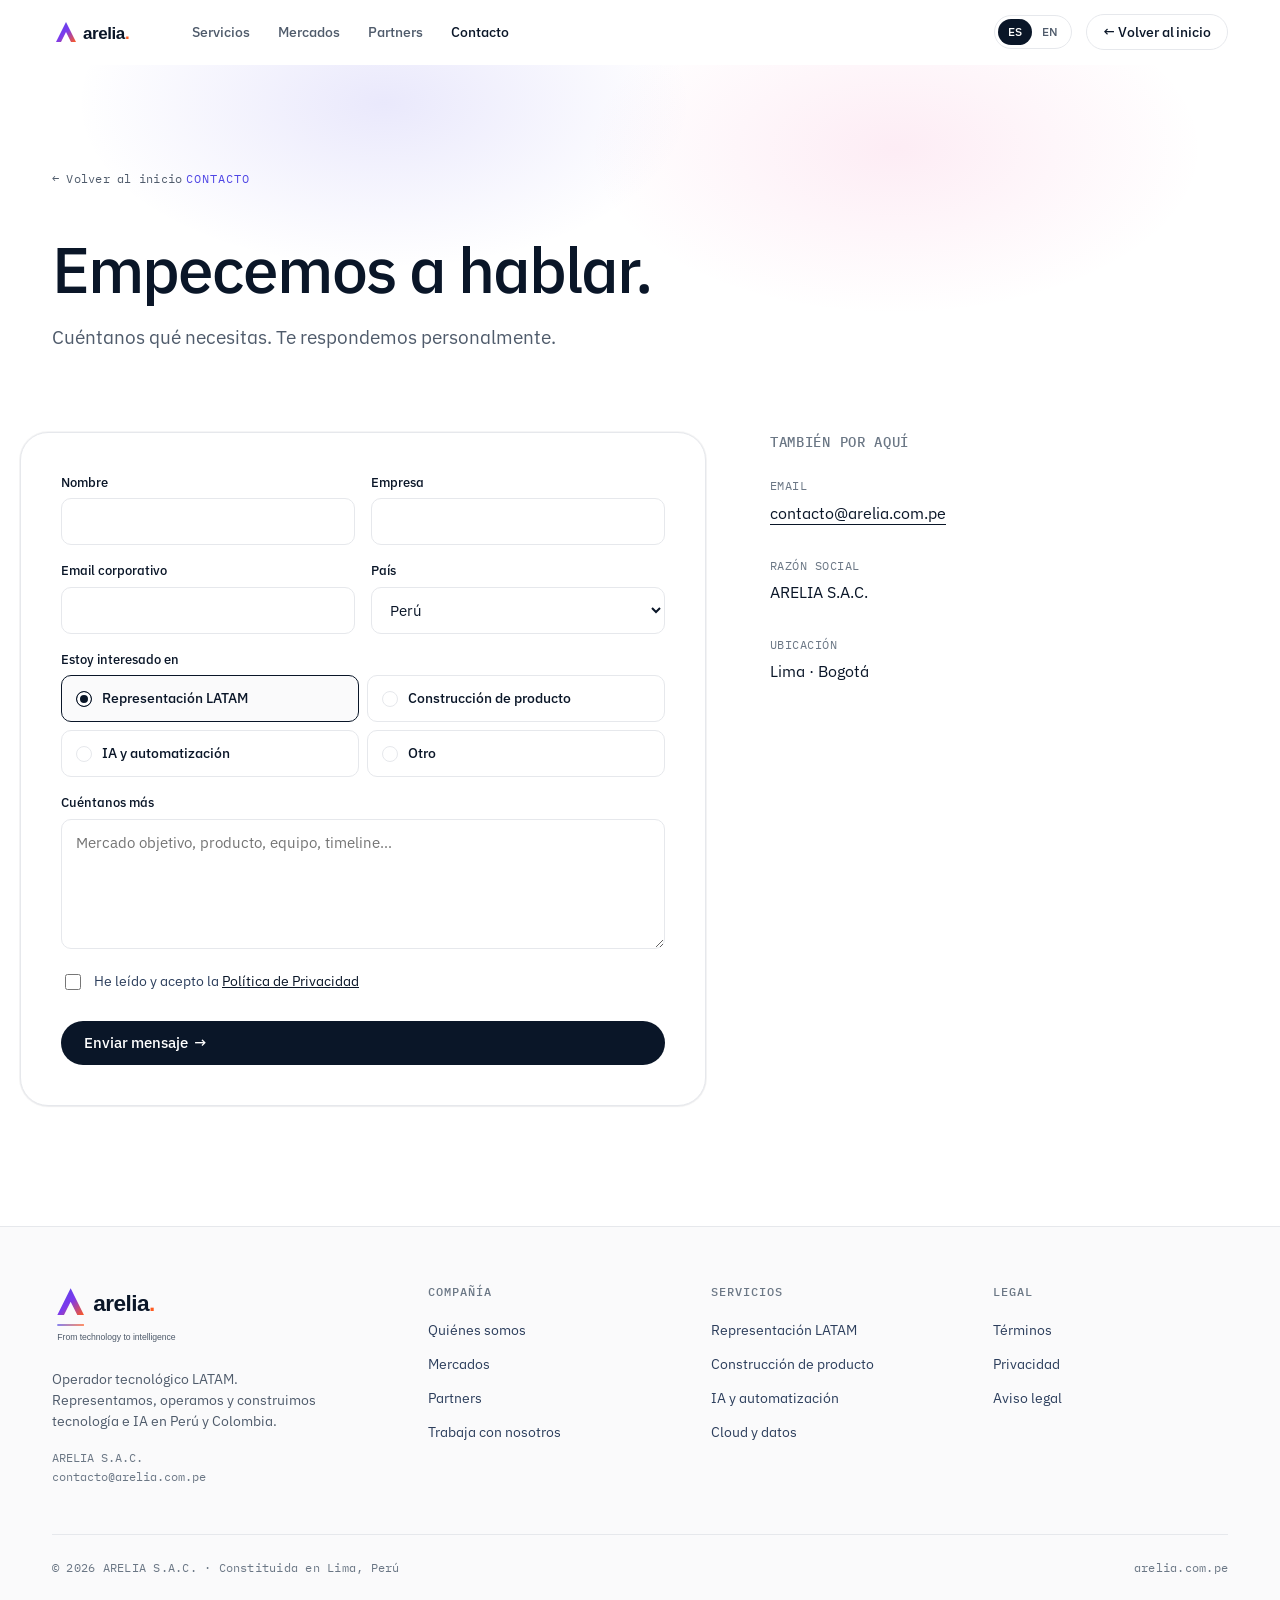
<file: contacto.html>
<!doctype html>
<html lang="es">
<head>
<meta charset="utf-8" />
<meta name="viewport" content="width=device-width, initial-scale=1" />
<title>Contacto — Arelia</title>
<link rel="preconnect" href="https://fonts.googleapis.com" />
<link rel="preconnect" href="https://fonts.gstatic.com" crossorigin />
<link href="https://fonts.googleapis.com/css2?family=IBM+Plex+Sans:wght@400;500;600;700&family=IBM+Plex+Mono:wght@400;500&family=Space+Grotesk:wght@400;500;600&display=swap" rel="stylesheet" />

<link rel="icon" type="image/svg+xml" href="assets/arelia-logo.svg" />
<link rel="icon" type="image/png" sizes="32x32" href="assets/favicon-32.png" />
<link rel="icon" type="image/png" sizes="192x192" href="assets/favicon-192.png" />
<link rel="apple-touch-icon" href="assets/favicon-192.png" />
<meta property="og:title" content="Contacto — Arelia | From technology to intelligence" />
<meta property="og:description" content="Arelia opera, representa y construye tecnología e inteligencia artificial en Latinoamérica. From technology to intelligence." />
<meta property="og:type" content="website" />
<link rel="stylesheet" href="styles.css" />
<style>
  .ct-hero {
    padding: 100px 0 40px;
    position: relative;
    overflow: hidden;
  }
  .ct-hero::before {
    content: "";
    position: absolute;
    inset: -100px 0 auto 0;
    height: 460px;
    background:
      radial-gradient(40% 60% at 30% 30%, rgba(79, 70, 229, .12), transparent 60%),
      radial-gradient(40% 60% at 70% 40%, rgba(236, 72, 153, .10), transparent 60%);
    z-index: -1;
    pointer-events: none;
  }
  .ct-hero h1 {
    margin: 24px 0 20px;
    font-size: clamp(40px, 5.6vw, 64px);
    line-height: 1.05;
    letter-spacing: -0.03em;
    font-weight: 500;
    max-width: 820px;
  }
  .ct-hero p {
    font-size: 19px;
    color: var(--slate);
    margin: 0;
    max-width: 540px;
  }
  .ct-back {
    display: inline-flex;
    font-family: var(--f-mono);
    font-size: 12px;
    color: var(--slate);
    margin-bottom: 24px;
    letter-spacing: 0.02em;
  }
  .ct-back:hover { color: var(--ink); }

  .ct-grid {
    padding: 40px 0 120px;
    display: grid;
    grid-template-columns: 1.4fr 1fr;
    gap: 64px;
  }
  @media (max-width: 900px) { .ct-grid { grid-template-columns: 1fr; gap: 48px; } }

  .ct-form {
    background: var(--bg);
    border: 1px solid var(--line);
    border-radius: var(--r-xl);
    padding: 40px;
    box-shadow: var(--shadow-1);
  }
  @media (max-width: 720px) { .ct-form { padding: 28px; } }
  .ct-row {
    display: grid;
    grid-template-columns: 1fr 1fr;
    gap: 16px;
  }
  @media (max-width: 560px) { .ct-row { grid-template-columns: 1fr; } }
  .ct-field { margin-bottom: 16px; }
  .ct-field label {
    display: block;
    font-size: 13px;
    font-weight: 500;
    color: var(--ink);
    margin-bottom: 6px;
  }
  .ct-field input,
  .ct-field select,
  .ct-field textarea {
    width: 100%;
    padding: 12px 14px;
    border: 1px solid var(--line);
    border-radius: var(--r-sm);
    font: 15px/1.4 var(--f-sans);
    color: var(--ink);
    background: var(--bg);
    outline: none;
    transition: border-color .15s, box-shadow .15s;
  }
  .ct-field textarea {
    min-height: 130px;
    resize: vertical;
    font-family: var(--f-sans);
  }
  .ct-field input:focus,
  .ct-field select:focus,
  .ct-field textarea:focus {
    border-color: var(--ink);
    box-shadow: 0 0 0 4px rgba(79, 70, 229, .08);
  }
  .ct-consent { display: flex; align-items: flex-start; gap: 10px; margin: 4px 0 20px; font-size: 14px; color: var(--ink-2); }
  .ct-consent input { margin-top: 3px; width: 16px; height: 16px; flex: none; accent-color: var(--ink); }
  .ct-consent a { color: var(--ink); text-decoration: underline; }
  .ct-radios {
    display: grid;
    grid-template-columns: 1fr 1fr;
    gap: 8px;
  }
  @media (max-width: 560px) { .ct-radios { grid-template-columns: 1fr; } }
  .ct-radios input[type="radio"] { display: none; }
  .ct-radios label {
    display: flex;
    align-items: center;
    gap: 10px;
    padding: 12px 14px;
    border: 1px solid var(--line);
    border-radius: var(--r-sm);
    font-size: 14px;
    font-weight: 500;
    cursor: default;
    transition: border-color .15s, background .15s;
    margin: 0;
  }
  .ct-radios label::before {
    content: "";
    width: 14px;
    height: 14px;
    border-radius: 50%;
    border: 1px solid var(--line);
    transition: border-color .15s, background .15s;
    flex-shrink: 0;
  }
  .ct-radios input[type="radio"]:checked + label {
    border-color: var(--ink);
    background: var(--bg-soft);
  }
  .ct-radios input[type="radio"]:checked + label::before {
    border-color: var(--ink);
    background: var(--ink);
    box-shadow: inset 0 0 0 3px white;
  }

  .ct-submit {
    margin-top: 8px;
    width: 100%;
  }
  .ct-success {
    display: none;
    margin-top: 16px;
    padding: 14px 16px;
    background: #ECFDF5;
    border: 1px solid #A7F3D0;
    border-radius: var(--r-sm);
    color: #065F46;
    font-size: 14px;
  }
  .ct-success.is-on { display: block; }

  .ct-side {
    align-self: start;
    position: sticky;
    top: 96px;
  }
  .ct-side h3 {
    font-size: 14px;
    font-family: var(--f-mono);
    letter-spacing: 0.05em;
    text-transform: uppercase;
    color: var(--slate-soft);
    font-weight: 500;
    margin: 0 0 24px;
  }
  .ct-side-block { margin-bottom: 32px; }
  .ct-side-block .l {
    font-size: 12px;
    color: var(--slate-soft);
    font-family: var(--f-mono);
    letter-spacing: 0.04em;
    text-transform: uppercase;
    margin-bottom: 6px;
  }
  .ct-side-block .v {
    font-size: 16px;
    color: var(--ink);
    line-height: 1.45;
    white-space: pre-line;
  }
  .ct-side-block a.v { border-bottom: 1px solid var(--ink); display: inline; padding-bottom: 1px; }
</style>
</head>
<body data-screen-label="Arelia · Contacto">

<header class="nav">
  <div class="wrap nav-inner">
    <a class="nav-logo" href="index.html"><img src="assets/arelia-lockup.svg" alt="Arelia" /></a>
    <nav class="nav-links">
      <a href="servicios.html" data-i18n="nav.services">Servicios</a>
      <a href="index.html#markets" data-i18n="nav.markets">Mercados</a>
      <a href="index.html#partners" data-i18n="nav.partners">Partners</a>
      <a href="contacto.html" data-i18n="nav.contact" style="color:var(--ink);">Contacto</a>
    </nav>
    <div class="nav-spacer"></div>
    <div class="nav-right">
      <div class="lang-pill" role="group" aria-label="Language">
        <button data-lang="es" class="is-on">ES</button>
        <button data-lang="en">EN</button>
      </div>
      <a class="btn btn-ghost" href="index.html"><span data-i18n="ct.back">← Volver al inicio</span></a>
    </div>
  </div>
</header>

<section class="ct-hero">
  <div class="wrap">
    <a class="ct-back" href="index.html" data-i18n="ct.back">← Volver al inicio</a>
    <span class="section-eyebrow" data-i18n="ct.eyebrow">Contacto</span>
    <h1 data-i18n="ct.h1">Empecemos a hablar.</h1>
    <p data-i18n="ct.sub">Cuéntanos qué necesitas. Respondemos en menos de 24 horas hábiles.</p>
  </div>
</section>

<section>
  <div class="wrap ct-grid">
    <!-- Form -->
    <form class="ct-form" id="ct-form" name="contacto" method="POST" action="/contacto.html" data-netlify="true" netlify-honeypot="bot-field">
      <input type="hidden" name="form-name" value="contacto" />
      <p hidden><label>No completar: <input name="bot-field" tabindex="-1" autocomplete="off" /></label></p>
      <div class="ct-row">
        <div class="ct-field">
          <label for="ct-name" data-i18n="ct.f_name">Nombre</label>
          <input type="text" id="ct-name" name="nombre" required />
        </div>
        <div class="ct-field">
          <label for="ct-company" data-i18n="ct.f_company">Empresa</label>
          <input type="text" id="ct-company" name="empresa" required />
        </div>
      </div>
      <div class="ct-row">
        <div class="ct-field">
          <label for="ct-email" data-i18n="ct.f_email">Email corporativo</label>
          <input type="email" id="ct-email" name="email" required />
        </div>
        <div class="ct-field">
          <label for="ct-country" data-i18n="ct.f_country">País</label>
          <select id="ct-country" name="pais" required>
            <option>Perú</option>
            <option>Colombia</option>
            <option>México</option>
            <option>Chile</option>
            <option>Argentina</option>
            <option>Brasil</option>
            <option>Estados Unidos</option>
            <option>España</option>
            <option>Otro</option>
          </select>
        </div>
      </div>

      <div class="ct-field">
        <label for="ct-interest" data-i18n="ct.f_interest">Estoy interesado en</label>
        <input type="hidden" id="ct-interest" name="interes" value="Representación LATAM" />
        <div class="ct-radios">
          <input type="radio" id="i-repr" data-interest value="Representación LATAM" checked /><label for="i-repr" data-i18n="ct.i_repr">Representación LATAM</label>
          <input type="radio" id="i-build" data-interest value="Construcción de producto" /><label for="i-build" data-i18n="ct.i_build">Construcción de producto</label>
          <input type="radio" id="i-ai" data-interest value="IA y automatización" /><label for="i-ai" data-i18n="ct.i_ai">IA y automatización</label>
          <input type="radio" id="i-other" data-interest value="Otro" /><label for="i-other" data-i18n="ct.i_other">Otro</label>
        </div>
      </div>

      <div class="ct-field">
        <label for="ct-message" data-i18n="ct.f_msg">Cuéntanos más</label>
        <textarea id="ct-message" name="mensaje" data-i18n="ct.f_msg_ph" placeholder="Mercado objetivo, producto, equipo, timeline…"></textarea>
      </div>

      <div class="ct-consent">
        <input type="checkbox" id="ct-consent" name="acepta_privacidad" value="Sí" required />
        <label for="ct-consent"><span data-i18n="ct.f_consent_a">He leído y acepto la</span> <a href="privacidad.html" target="_blank" rel="noopener" data-i18n="ct.f_consent_link">Política de Privacidad</a></label>
      </div>

      <button type="submit" class="btn btn-primary btn-lg ct-submit">
        <span data-i18n="ct.f_submit">Enviar mensaje</span>
        <span class="arr">→</span>
      </button>
      <div class="ct-success" id="ct-success" data-i18n="ct.f_sent">¡Recibido! Te respondemos pronto.</div>
      <div class="ct-error" id="ct-error" data-i18n="ct.f_error" style="display:none;color:#c0392b;margin-top:12px;">No pudimos enviar tu mensaje. Inténtalo de nuevo en unos minutos.</div>
    </form>
    <script>
      (function () {
        var form = document.getElementById('ct-form');
        if (!form) return;
        // Las opciones de interés no tienen "name": así Netlify registra un solo
        // campo "interes" (oculto) con su propia etiqueta, en vez de usar la
        // etiqueta de la primera opción como título del campo.
        var interest = document.getElementById('ct-interest');
        var radios = form.querySelectorAll('input[data-interest]');
        radios.forEach(function (r) {
          r.addEventListener('change', function () {
            if (!r.checked) return;
            radios.forEach(function (o) { if (o !== r) o.checked = false; });
            interest.value = r.value;
          });
        });
        form.addEventListener('submit', function (e) {
          e.preventDefault();
          var ok = document.getElementById('ct-success');
          var err = document.getElementById('ct-error');
          var btn = form.querySelector('button[type="submit"]');
          ok.classList.remove('is-on');
          err.style.display = 'none';
          if (btn) btn.disabled = true;
          fetch('/', {
            method: 'POST',
            headers: { 'Content-Type': 'application/x-www-form-urlencoded' },
            body: new URLSearchParams(new FormData(form)).toString()
          }).then(function (res) {
            if (!res.ok) throw new Error('HTTP ' + res.status);
            ok.classList.add('is-on');
            form.reset();
          }).catch(function () {
            err.style.display = 'block';
          }).finally(function () {
            if (btn) btn.disabled = false;
          });
        });
      })();
    </script>

    <!-- Side -->
    <aside class="ct-side">
      <h3 data-i18n="ct.side_h">También por aquí</h3>
      <div class="ct-side-block">
        <div class="l" data-i18n="ct.side_email_l">Email</div>
        <a class="v" href="mailto:contacto@arelia.com.pe" data-i18n="ct.side_email_v">contacto@arelia.com.pe</a>
      </div>
      <div class="ct-side-block">
        <div class="l" data-i18n="ct.side_legal_l">Razón social</div>
        <div class="v" data-i18n="ct.side_legal_v">ARELIA S.A.C.</div>
      </div>
      <div class="ct-side-block">
        <div class="l" data-i18n="ct.side_loc_l">Ubicación</div>
        <div class="v" data-i18n="ct.side_loc_v">Lima · Bogotá</div>
      </div>
    </aside>
  </div>
</section>

<footer class="footer">
  <div class="wrap">
    <div class="footer-grid">
      <div>
        <a href="index.html" class="footer-lockup"><img src="assets/arelia-lockup-full.svg" alt="Arelia — From technology to intelligence" /></a>
        <p class="footer-tag" data-i18n="footer.tag">Operador tecnológico LATAM.</p>
        <div class="footer-addr">
          <div>ARELIA S.A.C.</div>
          <div><a href="mailto:contacto@arelia.com.pe">contacto@arelia.com.pe</a></div>
        </div>
      </div>
      <div class="footer-col">
        <h5 data-i18n="footer.h_company">Compañía</h5>
        <ul>
          <li><a href="servicios.html" data-i18n="footer.l_about">Quiénes somos</a></li>
          <li><a href="index.html#markets" data-i18n="footer.l_markets">Mercados</a></li>
          <li><a href="index.html#partners" data-i18n="footer.l_partners">Partners</a></li>
          <li><a href="contacto.html" data-i18n="footer.l_careers">Trabaja con nosotros</a></li>
        </ul>
      </div>
      <div class="footer-col">
        <h5 data-i18n="footer.h_services">Servicios</h5>
        <ul>
          <li><a href="servicios.html#representacion" data-i18n="footer.l_repr">Representación LATAM</a></li>
          <li><a href="servicios.html#producto" data-i18n="footer.l_build">Construcción de producto</a></li>
          <li><a href="servicios.html#producto" data-i18n="footer.l_ai">IA y automatización</a></li>
          <li><a href="servicios.html#producto" data-i18n="footer.l_cloud">Cloud y datos</a></li>
        </ul>
      </div>
      <div class="footer-col">
        <h5 data-i18n="footer.h_legal">Legal</h5>
        <ul>
          <li><a href="terminos.html" data-i18n="footer.l_terms">Términos</a></li>
          <li><a href="privacidad.html" data-i18n="footer.l_privacy">Privacidad</a></li>
          <li><a href="aviso-legal.html" data-i18n="footer.l_legal">Aviso legal</a></li>
        </ul>
      </div>
    </div>
    <div class="footer-bottom">
      <div data-i18n="footer.copy">© 2026 ARELIA S.A.C. · Constituida en Lima, Perú</div>
      <div>arelia.com.pe</div>
    </div>
  </div>
</footer>

<script src="i18n.js"></script>
</body>
</html>
</file>
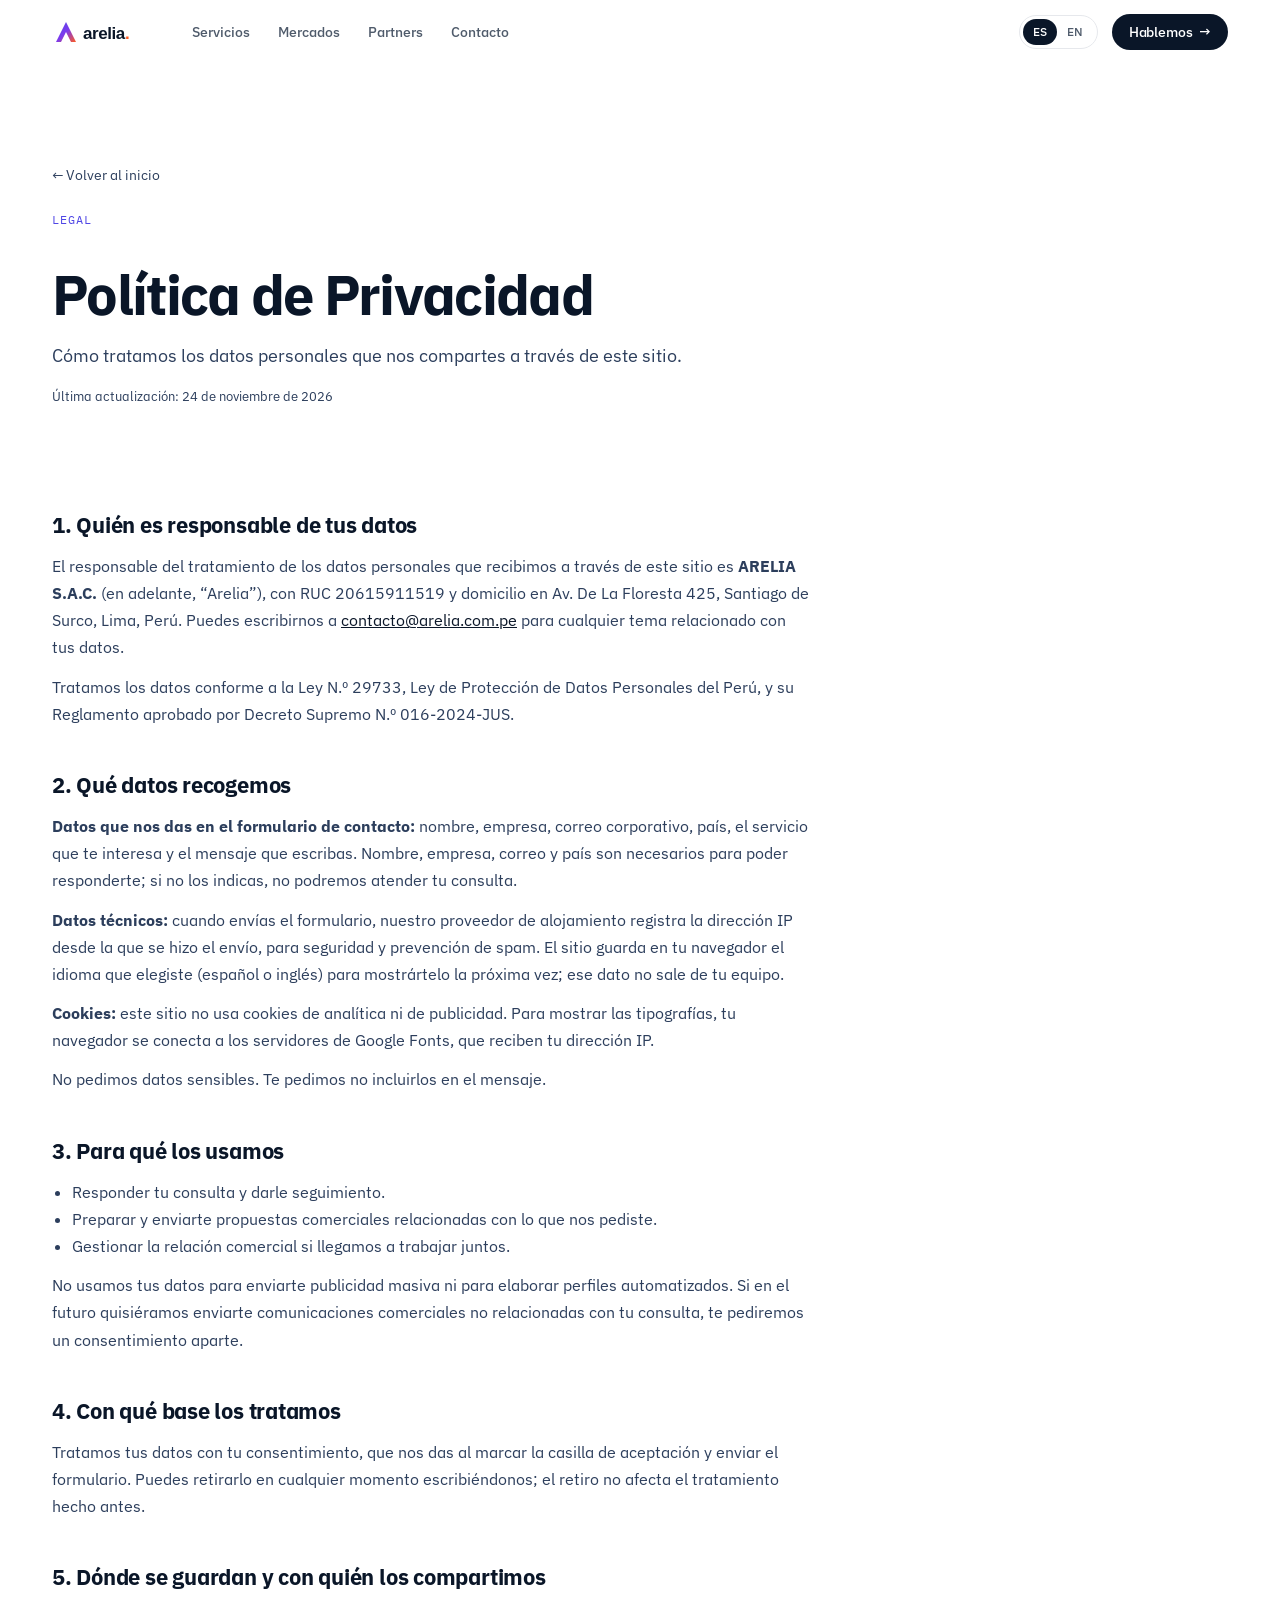
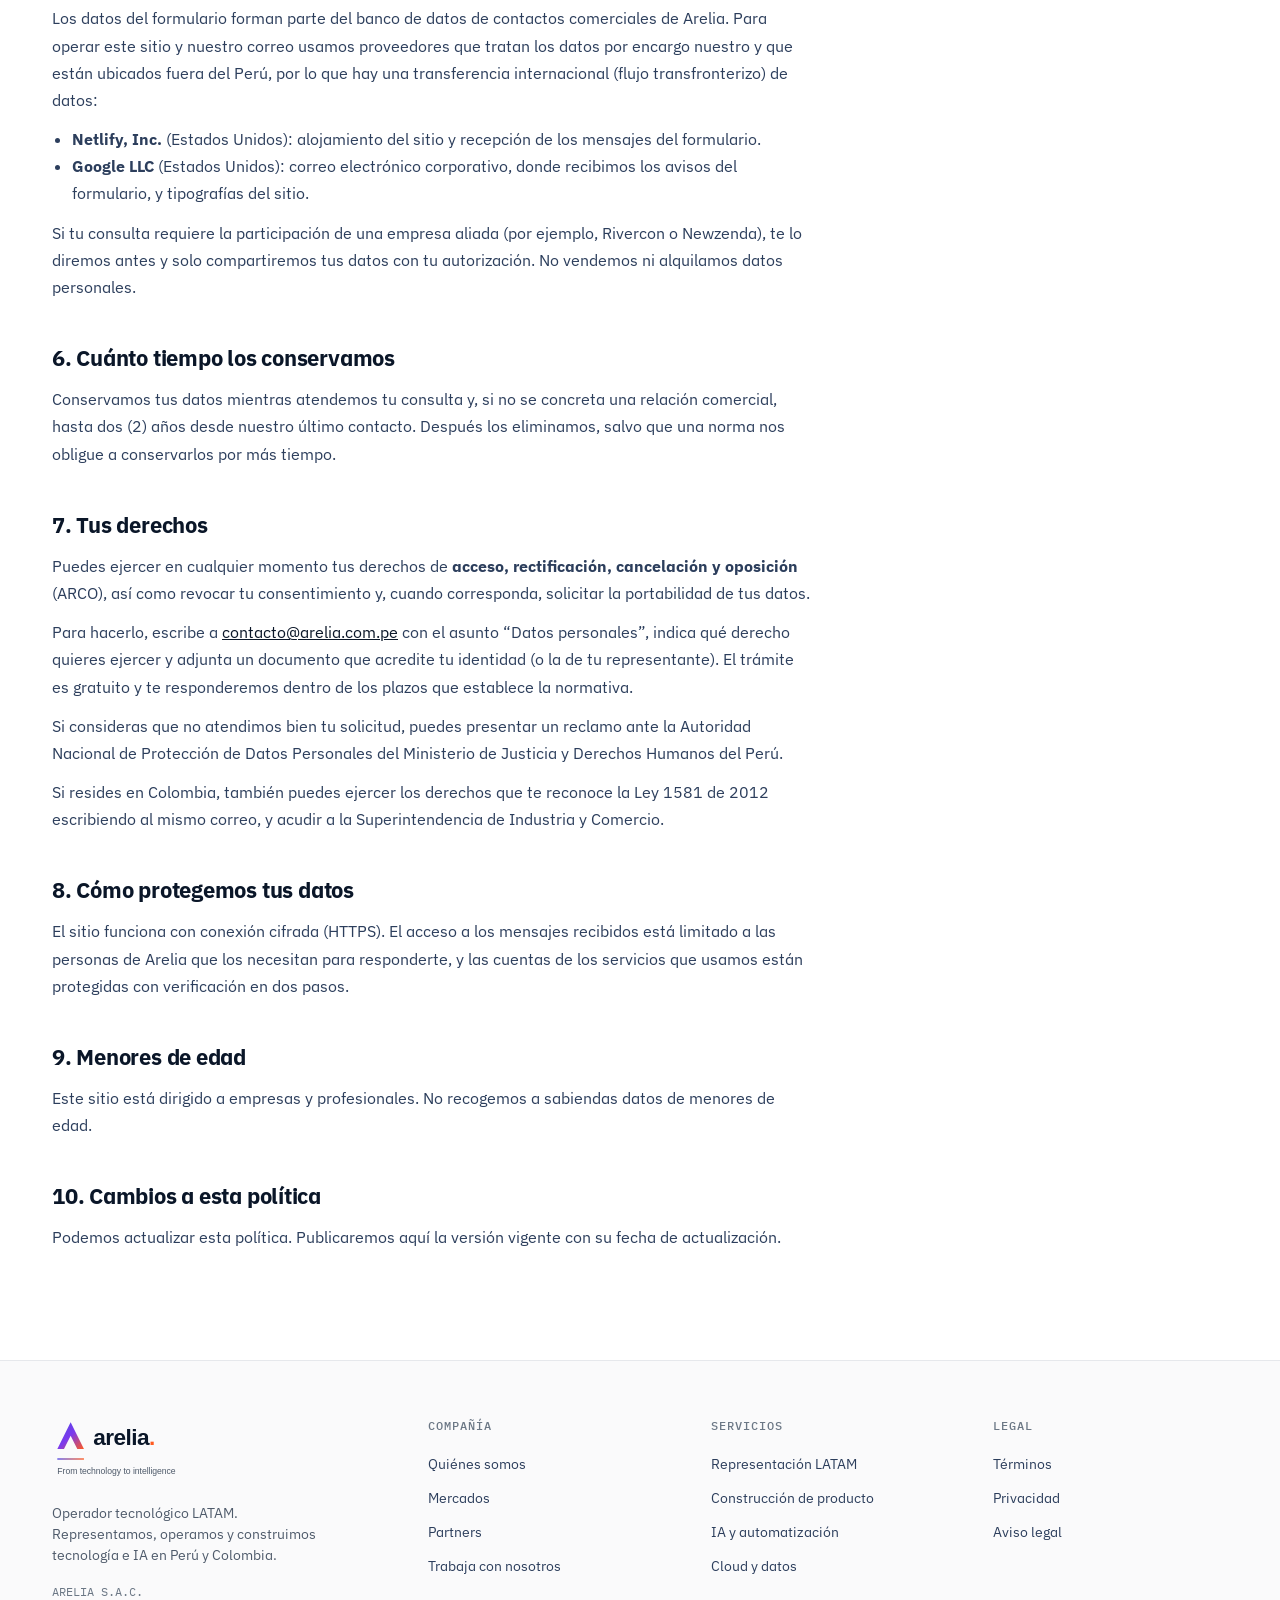
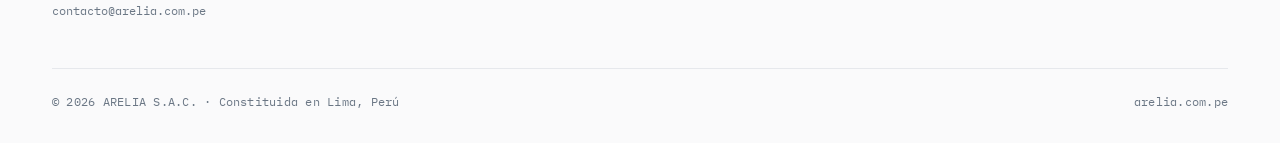
<file: privacidad.html>
<!doctype html>
<html lang="es">
<head>
<meta charset="utf-8" />
<meta name="viewport" content="width=device-width, initial-scale=1" />
<title>Política de Privacidad — Arelia</title>
<link rel="preconnect" href="https://fonts.googleapis.com" />
<link rel="preconnect" href="https://fonts.gstatic.com" crossorigin />
<link href="https://fonts.googleapis.com/css2?family=IBM+Plex+Sans:wght@400;500;600;700&family=IBM+Plex+Mono:wght@400;500&family=Space+Grotesk:wght@400;500;600&display=swap" rel="stylesheet" />

<link rel="icon" type="image/svg+xml" href="assets/arelia-logo.svg" />
<link rel="icon" type="image/png" sizes="32x32" href="assets/favicon-32.png" />
<link rel="icon" type="image/png" sizes="192x192" href="assets/favicon-192.png" />
<link rel="apple-touch-icon" href="assets/favicon-192.png" />
<meta property="og:title" content="Política de Privacidad — Arelia" />
<meta property="og:type" content="website" />
<meta name="robots" content="index, follow" />
<link rel="stylesheet" href="styles.css" />
</head>
<body data-screen-label="Arelia · Política de Privacidad">

<header class="nav">
  <div class="wrap nav-inner">
    <a class="nav-logo" href="index.html"><img src="assets/arelia-lockup.svg" alt="Arelia" /></a>
    <nav class="nav-links">
      <a href="servicios.html" data-i18n="nav.services">Servicios</a>
      <a href="index.html#markets" data-i18n="nav.markets">Mercados</a>
      <a href="index.html#partners" data-i18n="nav.partners">Partners</a>
      <a href="contacto.html" data-i18n="nav.contact">Contacto</a>
    </nav>
    <div class="nav-spacer"></div>
    <div class="nav-right">
      <div class="lang-pill" role="group" aria-label="Language">
        <button data-lang="es" class="is-on">ES</button>
        <button data-lang="en">EN</button>
      </div>
      <a class="btn btn-primary" href="contacto.html"><span data-i18n="nav.cta">Hablemos</span> <span class="arr">→</span></a>
    </div>
  </div>
</header>

<section class="legal-hero">
  <div class="wrap">
    <a class="legal-back" href="index.html" data-i18n="sv.back">← Volver al inicio</a>
    <span class="section-eyebrow">Legal</span>
    <h1>Política de Privacidad</h1>
    <p class="sub">Cómo tratamos los datos personales que nos compartes a través de este sitio.</p>
    <p class="legal-updated">Última actualización: 24 de noviembre de 2026</p>
    <p class="legal-note" data-i18n="legal.note"></p>
  </div>
</section>

<section class="legal-body">
  <div class="wrap"><div class="legal-content">

    <h2>1. Quién es responsable de tus datos</h2>
    <p>El responsable del tratamiento de los datos personales que recibimos a través de este sitio es <strong>ARELIA S.A.C.</strong> (en adelante, “Arelia”), con RUC 20615911519 y domicilio en Av. De La Floresta 425, Santiago de Surco, Lima, Perú. Puedes escribirnos a <a href="mailto:contacto@arelia.com.pe">contacto@arelia.com.pe</a> para cualquier tema relacionado con tus datos.</p>
    <p>Tratamos los datos conforme a la Ley N.º 29733, Ley de Protección de Datos Personales del Perú, y su Reglamento aprobado por Decreto Supremo N.º 016-2024-JUS.</p>

    <h2>2. Qué datos recogemos</h2>
    <p><strong>Datos que nos das en el formulario de contacto:</strong> nombre, empresa, correo corporativo, país, el servicio que te interesa y el mensaje que escribas. Nombre, empresa, correo y país son necesarios para poder responderte; si no los indicas, no podremos atender tu consulta.</p>
    <p><strong>Datos técnicos:</strong> cuando envías el formulario, nuestro proveedor de alojamiento registra la dirección IP desde la que se hizo el envío, para seguridad y prevención de spam. El sitio guarda en tu navegador el idioma que elegiste (español o inglés) para mostrártelo la próxima vez; ese dato no sale de tu equipo.</p>
    <p><strong>Cookies:</strong> este sitio no usa cookies de analítica ni de publicidad. Para mostrar las tipografías, tu navegador se conecta a los servidores de Google Fonts, que reciben tu dirección IP.</p>
    <p>No pedimos datos sensibles. Te pedimos no incluirlos en el mensaje.</p>

    <h2>3. Para qué los usamos</h2>
    <ul>
      <li>Responder tu consulta y darle seguimiento.</li>
      <li>Preparar y enviarte propuestas comerciales relacionadas con lo que nos pediste.</li>
      <li>Gestionar la relación comercial si llegamos a trabajar juntos.</li>
    </ul>
    <p>No usamos tus datos para enviarte publicidad masiva ni para elaborar perfiles automatizados. Si en el futuro quisiéramos enviarte comunicaciones comerciales no relacionadas con tu consulta, te pediremos un consentimiento aparte.</p>

    <h2>4. Con qué base los tratamos</h2>
    <p>Tratamos tus datos con tu consentimiento, que nos das al marcar la casilla de aceptación y enviar el formulario. Puedes retirarlo en cualquier momento escribiéndonos; el retiro no afecta el tratamiento hecho antes.</p>

    <h2>5. Dónde se guardan y con quién los compartimos</h2>
    <p>Los datos del formulario forman parte del banco de datos de contactos comerciales de Arelia. Para operar este sitio y nuestro correo usamos proveedores que tratan los datos por encargo nuestro y que están ubicados fuera del Perú, por lo que hay una transferencia internacional (flujo transfronterizo) de datos:</p>
    <ul>
      <li><strong>Netlify, Inc.</strong> (Estados Unidos): alojamiento del sitio y recepción de los mensajes del formulario.</li>
      <li><strong>Google LLC</strong> (Estados Unidos): correo electrónico corporativo, donde recibimos los avisos del formulario, y tipografías del sitio.</li>
    </ul>
    <p>Si tu consulta requiere la participación de una empresa aliada (por ejemplo, Rivercon o Newzenda), te lo diremos antes y solo compartiremos tus datos con tu autorización. No vendemos ni alquilamos datos personales.</p>

    <h2>6. Cuánto tiempo los conservamos</h2>
    <p>Conservamos tus datos mientras atendemos tu consulta y, si no se concreta una relación comercial, hasta dos (2) años desde nuestro último contacto. Después los eliminamos, salvo que una norma nos obligue a conservarlos por más tiempo.</p>

    <h2>7. Tus derechos</h2>
    <p>Puedes ejercer en cualquier momento tus derechos de <strong>acceso, rectificación, cancelación y oposición</strong> (ARCO), así como revocar tu consentimiento y, cuando corresponda, solicitar la portabilidad de tus datos.</p>
    <p>Para hacerlo, escribe a <a href="mailto:contacto@arelia.com.pe">contacto@arelia.com.pe</a> con el asunto “Datos personales”, indica qué derecho quieres ejercer y adjunta un documento que acredite tu identidad (o la de tu representante). El trámite es gratuito y te responderemos dentro de los plazos que establece la normativa.</p>
    <p>Si consideras que no atendimos bien tu solicitud, puedes presentar un reclamo ante la Autoridad Nacional de Protección de Datos Personales del Ministerio de Justicia y Derechos Humanos del Perú.</p>
    <p>Si resides en Colombia, también puedes ejercer los derechos que te reconoce la Ley 1581 de 2012 escribiendo al mismo correo, y acudir a la Superintendencia de Industria y Comercio.</p>

    <h2>8. Cómo protegemos tus datos</h2>
    <p>El sitio funciona con conexión cifrada (HTTPS). El acceso a los mensajes recibidos está limitado a las personas de Arelia que los necesitan para responderte, y las cuentas de los servicios que usamos están protegidas con verificación en dos pasos.</p>

    <h2>9. Menores de edad</h2>
    <p>Este sitio está dirigido a empresas y profesionales. No recogemos a sabiendas datos de menores de edad.</p>

    <h2>10. Cambios a esta política</h2>
    <p>Podemos actualizar esta política. Publicaremos aquí la versión vigente con su fecha de actualización.</p>

  </div></div>
</section>

<footer class="footer">
  <div class="wrap">
    <div class="footer-grid">
      <div>
        <a href="index.html" class="footer-lockup"><img src="assets/arelia-lockup-full.svg" alt="Arelia — From technology to intelligence" /></a>
        <p class="footer-tag" data-i18n="footer.tag">Operador tecnológico LATAM.</p>
        <div class="footer-addr">
          <div>ARELIA S.A.C.</div>
          <div><a href="mailto:contacto@arelia.com.pe">contacto@arelia.com.pe</a></div>
        </div>
      </div>
      <div class="footer-col">
        <h5 data-i18n="footer.h_company">Compañía</h5>
        <ul>
          <li><a href="servicios.html" data-i18n="footer.l_about">Quiénes somos</a></li>
          <li><a href="index.html#markets" data-i18n="footer.l_markets">Mercados</a></li>
          <li><a href="index.html#partners" data-i18n="footer.l_partners">Partners</a></li>
          <li><a href="contacto.html" data-i18n="footer.l_careers">Trabaja con nosotros</a></li>
        </ul>
      </div>
      <div class="footer-col">
        <h5 data-i18n="footer.h_services">Servicios</h5>
        <ul>
          <li><a href="servicios.html#representacion" data-i18n="footer.l_repr">Representación LATAM</a></li>
          <li><a href="servicios.html#producto" data-i18n="footer.l_build">Construcción de producto</a></li>
          <li><a href="servicios.html#producto" data-i18n="footer.l_ai">IA y automatización</a></li>
          <li><a href="servicios.html#producto" data-i18n="footer.l_cloud">Cloud y datos</a></li>
        </ul>
      </div>
      <div class="footer-col">
        <h5 data-i18n="footer.h_legal">Legal</h5>
        <ul>
          <li><a href="terminos.html" data-i18n="footer.l_terms">Términos</a></li>
          <li><a href="privacidad.html" data-i18n="footer.l_privacy">Privacidad</a></li>
          <li><a href="aviso-legal.html" data-i18n="footer.l_legal">Aviso legal</a></li>
        </ul>
      </div>
    </div>
    <div class="footer-bottom">
      <div data-i18n="footer.copy">© 2026 ARELIA S.A.C. · Constituida en Lima, Perú</div>
      <div>arelia.com.pe</div>
    </div>
  </div>
</footer>

<script src="i18n.js"></script>
</body>
</html>
</file>
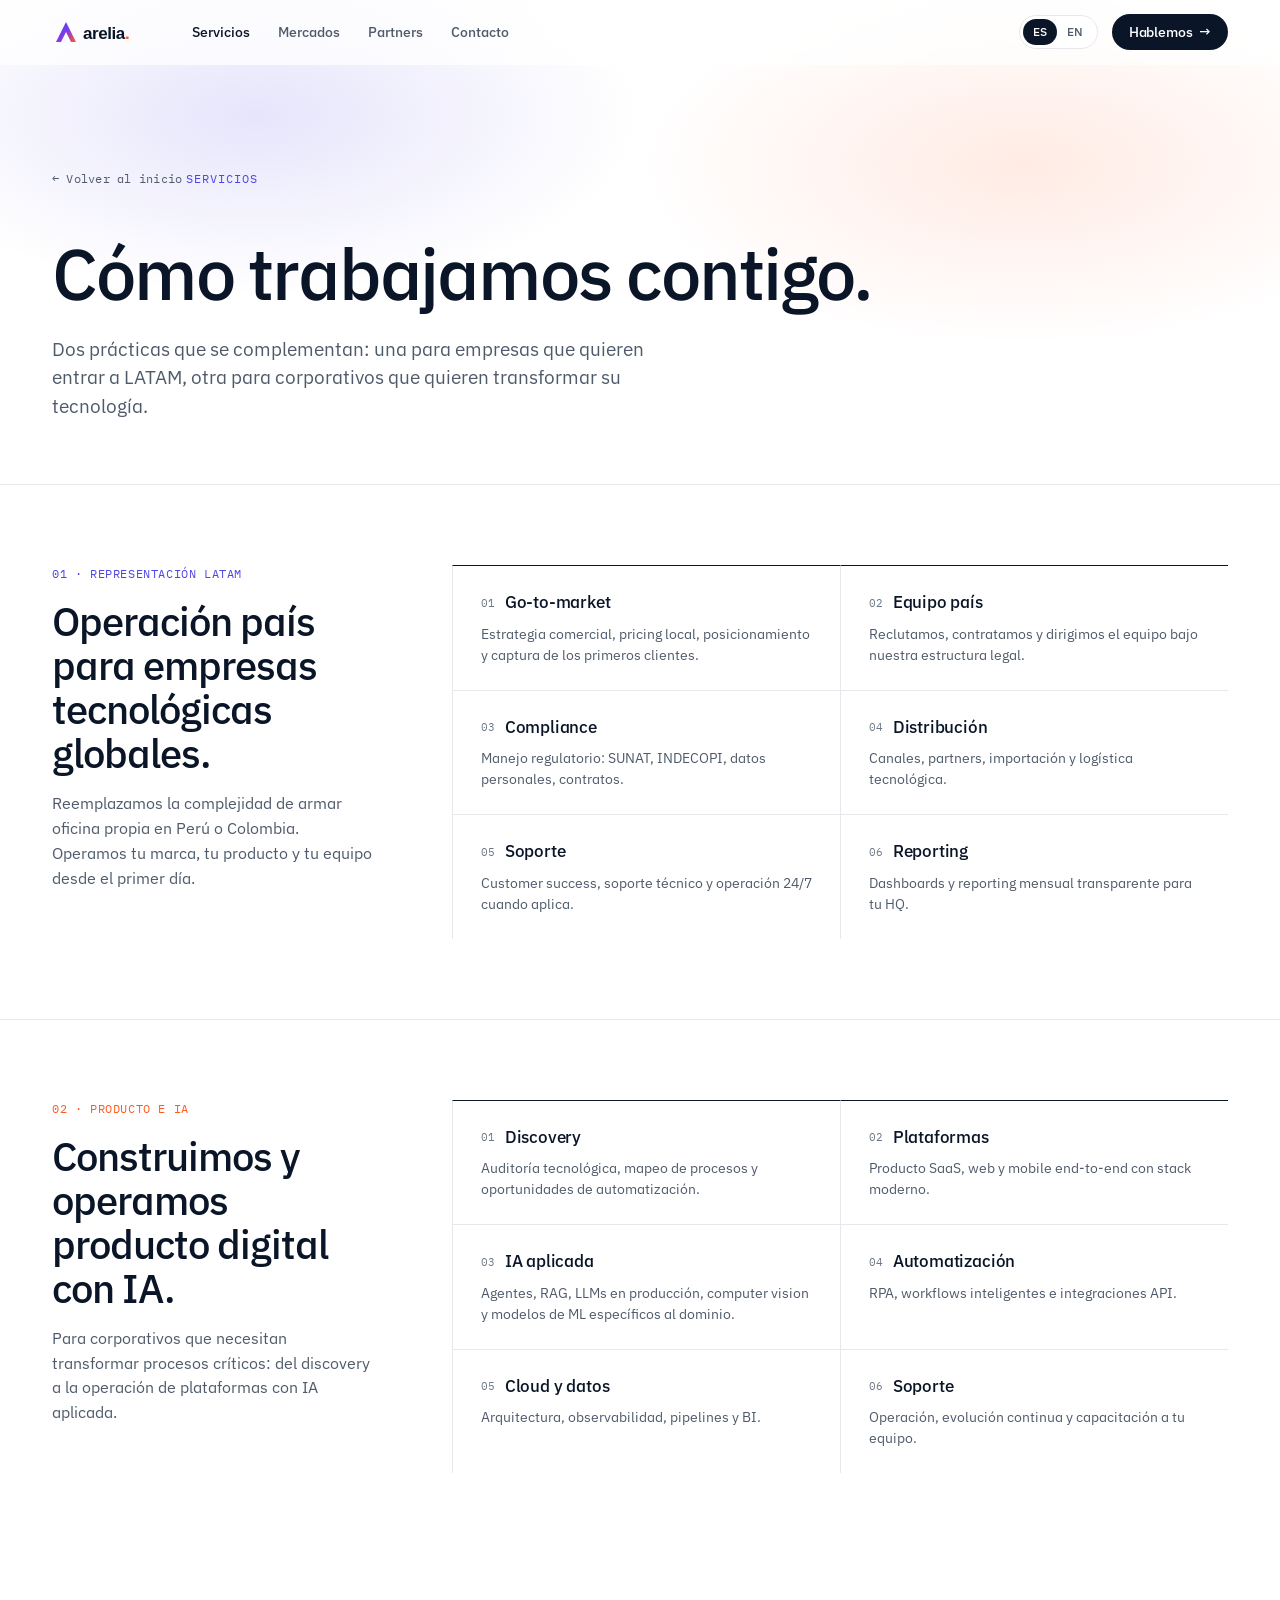
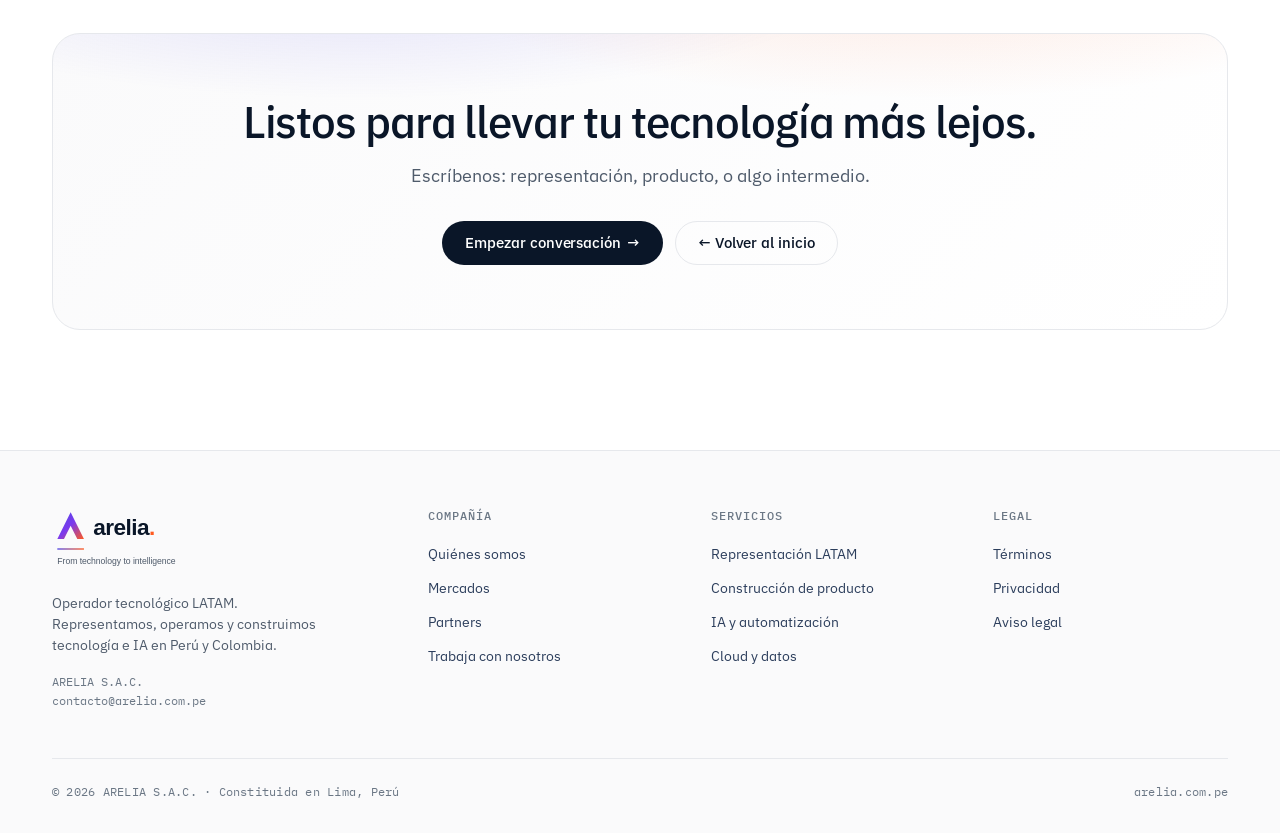
<file: servicios.html>
<!doctype html>
<html lang="es">
<head>
<meta charset="utf-8" />
<meta name="viewport" content="width=device-width, initial-scale=1" />
<title>Servicios — Arelia</title>
<link rel="preconnect" href="https://fonts.googleapis.com" />
<link rel="preconnect" href="https://fonts.gstatic.com" crossorigin />
<link href="https://fonts.googleapis.com/css2?family=IBM+Plex+Sans:wght@400;500;600;700&family=IBM+Plex+Mono:wght@400;500&family=Space+Grotesk:wght@400;500;600&display=swap" rel="stylesheet" />

<link rel="icon" type="image/svg+xml" href="assets/arelia-logo.svg" />
<link rel="icon" type="image/png" sizes="32x32" href="assets/favicon-32.png" />
<link rel="icon" type="image/png" sizes="192x192" href="assets/favicon-192.png" />
<link rel="apple-touch-icon" href="assets/favicon-192.png" />
<meta property="og:title" content="Servicios — Arelia | From technology to intelligence" />
<meta property="og:description" content="Arelia opera, representa y construye tecnología e inteligencia artificial en Latinoamérica. From technology to intelligence." />
<meta property="og:type" content="website" />
<link rel="stylesheet" href="styles.css" />
<style>
  /* Page-specific */
  .sv-hero {
    padding: 100px 0 64px;
    position: relative;
  }
  .sv-hero::before {
    content: "";
    position: absolute;
    inset: -100px 0 auto 0;
    height: 500px;
    background:
      radial-gradient(50% 60% at 20% 30%, rgba(79, 70, 229, .14), transparent 60%),
      radial-gradient(50% 60% at 80% 40%, rgba(255, 90, 31, .12), transparent 60%);
    z-index: -1;
    pointer-events: none;
  }
  .sv-hero h1 {
    margin: 24px 0 24px;
    font-size: clamp(40px, 6vw, 72px);
    line-height: 1.04;
    letter-spacing: -0.03em;
    font-weight: 500;
    max-width: 880px;
  }
  .sv-hero p.sub {
    font-size: 19px;
    color: var(--slate);
    max-width: 620px;
    margin: 0;
  }
  .sv-back {
    display: inline-flex;
    font-family: var(--f-mono);
    font-size: 12px;
    color: var(--slate);
    margin-bottom: 24px;
    letter-spacing: 0.02em;
  }
  .sv-back:hover { color: var(--ink); }

  .sv-block {
    padding: 80px 0;
    border-top: 1px solid var(--line);
  }
  .sv-block:first-of-type { border-top: 0; }
  .sv-block-grid {
    display: grid;
    grid-template-columns: 320px 1fr;
    gap: 80px;
    align-items: start;
  }
  @media (max-width: 900px) {
    .sv-block-grid { grid-template-columns: 1fr; gap: 32px; }
  }
  .sv-block-tag {
    font-family: var(--f-mono);
    font-size: 12px;
    letter-spacing: 0.05em;
    color: var(--indigo);
    margin-bottom: 16px;
  }
  .sv-block-h {
    font-size: clamp(28px, 3.5vw, 40px);
    line-height: 1.1;
    letter-spacing: -0.025em;
    font-weight: 500;
    margin: 0 0 16px;
  }
  .sv-block-p {
    font-size: 16px;
    color: var(--slate);
    line-height: 1.55;
    margin: 0;
  }
  .sv-items {
    display: grid;
    grid-template-columns: 1fr 1fr;
    gap: 0;
  }
  @media (max-width: 720px) { .sv-items { grid-template-columns: 1fr; } }
  .sv-item {
    padding: 24px 28px;
    border-top: 1px solid var(--line);
    border-left: 1px solid var(--line);
    transition: background .2s;
  }
  .sv-item:hover { background: var(--bg-soft); }
  .sv-items > .sv-item:nth-child(-n+2) { border-top: 1px solid var(--ink); }
  @media (max-width: 720px) {
    .sv-items > .sv-item:nth-child(-n+2) { border-top: 1px solid var(--line); }
    .sv-items > .sv-item:first-child { border-top: 1px solid var(--ink); }
  }
  .sv-item h4 {
    margin: 0 0 8px;
    font-size: 17px;
    font-weight: 500;
    letter-spacing: -0.01em;
    display: flex;
    align-items: center;
    gap: 10px;
  }
  .sv-item h4::before {
    content: counter(svi, decimal-leading-zero);
    font-family: var(--f-mono);
    font-size: 11px;
    color: var(--slate-soft);
    font-weight: 400;
    counter-increment: svi;
  }
  .sv-items { counter-reset: svi; }
  .sv-items.svb2 { counter-reset: svi; }
  .sv-item p {
    margin: 0;
    font-size: 14px;
    color: var(--slate);
    line-height: 1.5;
  }
</style>
</head>
<body data-screen-label="Arelia · Servicios">

<header class="nav">
  <div class="wrap nav-inner">
    <a class="nav-logo" href="index.html"><img src="assets/arelia-lockup.svg" alt="Arelia" /></a>
    <nav class="nav-links">
      <a href="servicios.html" data-i18n="nav.services" style="color:var(--ink);">Servicios</a>
      <a href="index.html#markets" data-i18n="nav.markets">Mercados</a>
      <a href="index.html#partners" data-i18n="nav.partners">Partners</a>
      <a href="contacto.html" data-i18n="nav.contact">Contacto</a>
    </nav>
    <div class="nav-spacer"></div>
    <div class="nav-right">
      <div class="lang-pill" role="group" aria-label="Language">
        <button data-lang="es" class="is-on">ES</button>
        <button data-lang="en">EN</button>
      </div>
      <a class="btn btn-primary" href="contacto.html"><span data-i18n="nav.cta">Hablemos</span> <span class="arr">→</span></a>
    </div>
  </div>
</header>

<section class="sv-hero">
  <div class="wrap">
    <a class="sv-back" href="index.html" data-i18n="sv.back">← Volver al inicio</a>
    <span class="section-eyebrow" data-i18n="sv.eyebrow">Servicios</span>
    <h1 data-i18n="sv.h1">Cómo trabajamos contigo.</h1>
    <p class="sub" data-i18n="sv.sub">
      Dos prácticas que se complementan: una para empresas que quieren entrar a LATAM,
      otra para corporativos que quieren transformar su tecnología.
    </p>
  </div>
</section>

<!-- BLOCK 1 — Representación -->
<section class="sv-block" id="representacion">
  <div class="wrap">
    <div class="sv-block-grid">
      <div>
        <div class="sv-block-tag" data-i18n="sv.block1_tag">01 · REPRESENTACIÓN LATAM</div>
        <h2 class="sv-block-h" data-i18n="sv.block1_h">Operación país para empresas tecnológicas globales.</h2>
        <p class="sv-block-p" data-i18n="sv.block1_p">
          Reemplazamos la complejidad de armar oficina propia en Perú o Colombia.
          Operamos tu marca, tu producto y tu equipo desde el primer día.
        </p>
      </div>
      <div class="sv-items">
        <div class="sv-item"><h4>Go-to-market</h4><p>Estrategia comercial, pricing local, posicionamiento y captura de los primeros clientes.</p></div>
        <div class="sv-item"><h4>Equipo país</h4><p>Reclutamos, contratamos y dirigimos el equipo bajo nuestra estructura legal.</p></div>
        <div class="sv-item"><h4>Compliance</h4><p>Manejo regulatorio: SUNAT, INDECOPI, datos personales, contratos.</p></div>
        <div class="sv-item"><h4>Distribución</h4><p>Canales, partners, importación y logística tecnológica.</p></div>
        <div class="sv-item"><h4>Soporte</h4><p>Customer success, soporte técnico y operación 24/7 cuando aplica.</p></div>
        <div class="sv-item"><h4>Reporting</h4><p>Dashboards y reporting mensual transparente para tu HQ.</p></div>
      </div>
    </div>
  </div>
</section>

<!-- BLOCK 2 — Producto e IA -->
<section class="sv-block" id="producto">
  <div class="wrap">
    <div class="sv-block-grid">
      <div>
        <div class="sv-block-tag" style="color:var(--orange);" data-i18n="sv.block2_tag">02 · PRODUCTO E IA</div>
        <h2 class="sv-block-h" data-i18n="sv.block2_h">Construimos y operamos producto digital con IA.</h2>
        <p class="sv-block-p" data-i18n="sv.block2_p">
          Para corporativos que necesitan transformar procesos críticos: del discovery a la operación
          de plataformas con IA aplicada.
        </p>
      </div>
      <div class="sv-items svb2">
        <div class="sv-item"><h4>Discovery</h4><p>Auditoría tecnológica, mapeo de procesos y oportunidades de automatización.</p></div>
        <div class="sv-item"><h4>Plataformas</h4><p>Producto SaaS, web y mobile end-to-end con stack moderno.</p></div>
        <div class="sv-item"><h4>IA aplicada</h4><p>Agentes, RAG, LLMs en producción, computer vision y modelos de ML específicos al dominio.</p></div>
        <div class="sv-item"><h4>Automatización</h4><p>RPA, workflows inteligentes e integraciones API.</p></div>
        <div class="sv-item"><h4>Cloud y datos</h4><p>Arquitectura, observabilidad, pipelines y BI.</p></div>
        <div class="sv-item"><h4>Soporte</h4><p>Operación, evolución continua y capacitación a tu equipo.</p></div>
      </div>
    </div>
  </div>
</section>

<!-- CTA -->
<section class="cta">
  <div class="wrap">
    <div class="cta-box">
      <div class="cta-box-inner">
        <h2 data-i18n="cta.h2">Listos para llevar tu tecnología más lejos.</h2>
        <p data-i18n="cta.sub">Escríbenos: representación, producto, o algo intermedio.</p>
        <div class="btns">
          <a class="btn btn-primary btn-lg" href="contacto.html"><span data-i18n="cta.btn1">Empezar conversación</span> <span class="arr">→</span></a>
          <a class="btn btn-ghost btn-lg" href="index.html"><span data-i18n="sv.back">← Volver al inicio</span></a>
        </div>
      </div>
    </div>
  </div>
</section>

<footer class="footer">
  <div class="wrap">
    <div class="footer-grid">
      <div>
        <a href="index.html" class="footer-lockup"><img src="assets/arelia-lockup-full.svg" alt="Arelia — From technology to intelligence" /></a>
        <p class="footer-tag" data-i18n="footer.tag">Operador tecnológico LATAM.</p>
        <div class="footer-addr">
          <div>ARELIA S.A.C.</div>
          <div><a href="mailto:contacto@arelia.com.pe">contacto@arelia.com.pe</a></div>
        </div>
      </div>
      <div class="footer-col">
        <h5 data-i18n="footer.h_company">Compañía</h5>
        <ul>
          <li><a href="servicios.html" data-i18n="footer.l_about">Quiénes somos</a></li>
          <li><a href="index.html#markets" data-i18n="footer.l_markets">Mercados</a></li>
          <li><a href="index.html#partners" data-i18n="footer.l_partners">Partners</a></li>
          <li><a href="contacto.html" data-i18n="footer.l_careers">Trabaja con nosotros</a></li>
        </ul>
      </div>
      <div class="footer-col">
        <h5 data-i18n="footer.h_services">Servicios</h5>
        <ul>
          <li><a href="#representacion" data-i18n="footer.l_repr">Representación LATAM</a></li>
          <li><a href="#producto" data-i18n="footer.l_build">Construcción de producto</a></li>
          <li><a href="#producto" data-i18n="footer.l_ai">IA y automatización</a></li>
          <li><a href="#producto" data-i18n="footer.l_cloud">Cloud y datos</a></li>
        </ul>
      </div>
      <div class="footer-col">
        <h5 data-i18n="footer.h_legal">Legal</h5>
        <ul>
          <li><a href="terminos.html" data-i18n="footer.l_terms">Términos</a></li>
          <li><a href="privacidad.html" data-i18n="footer.l_privacy">Privacidad</a></li>
          <li><a href="aviso-legal.html" data-i18n="footer.l_legal">Aviso legal</a></li>
        </ul>
      </div>
    </div>
    <div class="footer-bottom">
      <div data-i18n="footer.copy">© 2026 ARELIA S.A.C. · Constituida en Lima, Perú</div>
      <div>arelia.com.pe</div>
    </div>
  </div>
</footer>

<script src="i18n.js"></script>
</body>
</html>
</file>
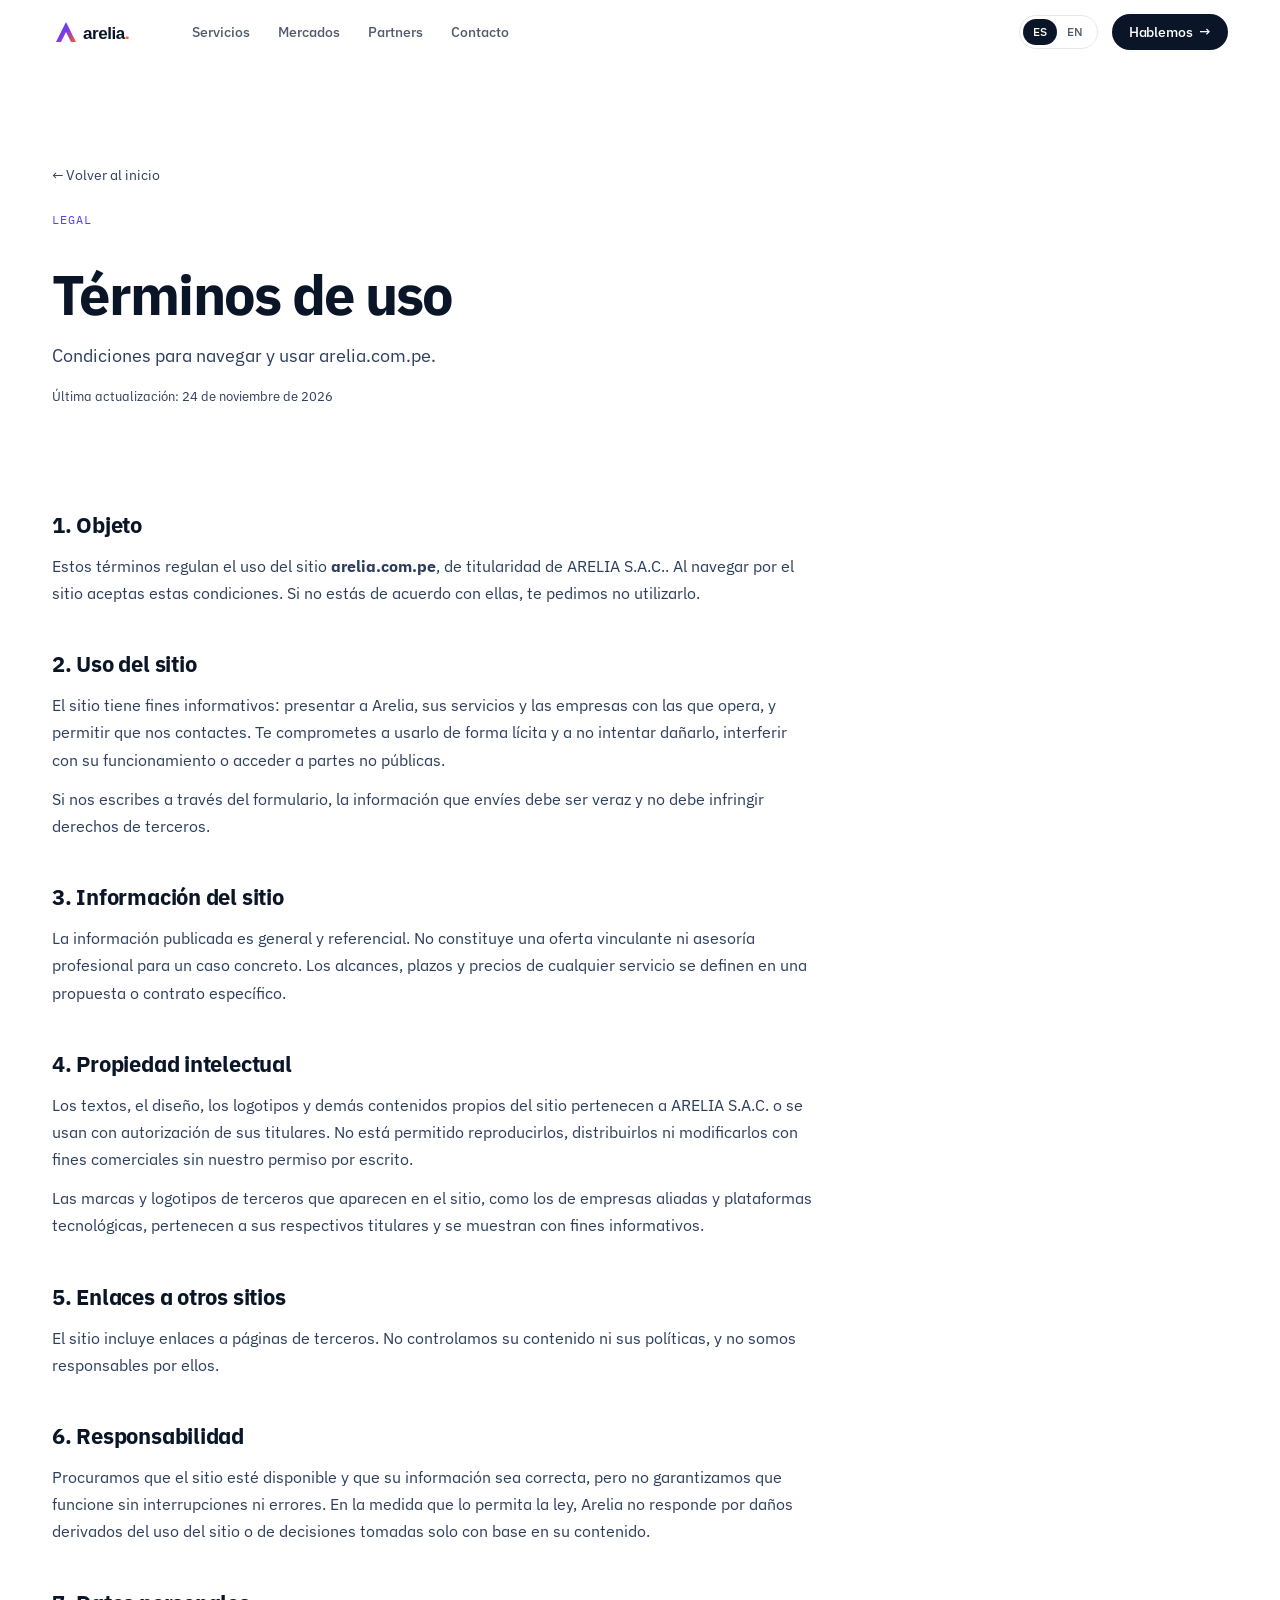
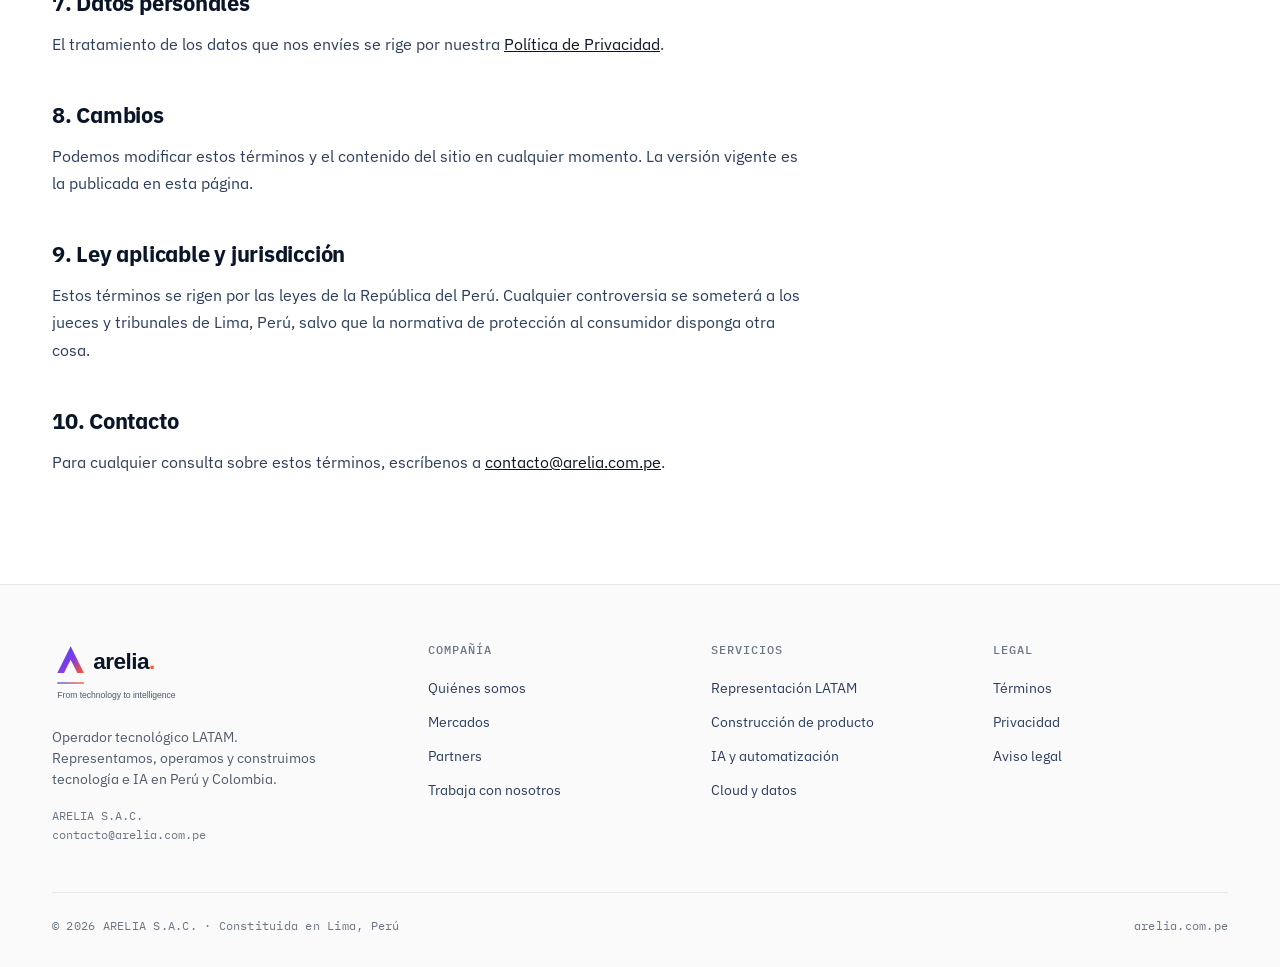
<file: terminos.html>
<!doctype html>
<html lang="es">
<head>
<meta charset="utf-8" />
<meta name="viewport" content="width=device-width, initial-scale=1" />
<title>Términos de uso — Arelia</title>
<link rel="preconnect" href="https://fonts.googleapis.com" />
<link rel="preconnect" href="https://fonts.gstatic.com" crossorigin />
<link href="https://fonts.googleapis.com/css2?family=IBM+Plex+Sans:wght@400;500;600;700&family=IBM+Plex+Mono:wght@400;500&family=Space+Grotesk:wght@400;500;600&display=swap" rel="stylesheet" />

<link rel="icon" type="image/svg+xml" href="assets/arelia-logo.svg" />
<link rel="icon" type="image/png" sizes="32x32" href="assets/favicon-32.png" />
<link rel="icon" type="image/png" sizes="192x192" href="assets/favicon-192.png" />
<link rel="apple-touch-icon" href="assets/favicon-192.png" />
<meta property="og:title" content="Términos de uso — Arelia" />
<meta property="og:type" content="website" />
<meta name="robots" content="index, follow" />
<link rel="stylesheet" href="styles.css" />
</head>
<body data-screen-label="Arelia · Términos de uso">

<header class="nav">
  <div class="wrap nav-inner">
    <a class="nav-logo" href="index.html"><img src="assets/arelia-lockup.svg" alt="Arelia" /></a>
    <nav class="nav-links">
      <a href="servicios.html" data-i18n="nav.services">Servicios</a>
      <a href="index.html#markets" data-i18n="nav.markets">Mercados</a>
      <a href="index.html#partners" data-i18n="nav.partners">Partners</a>
      <a href="contacto.html" data-i18n="nav.contact">Contacto</a>
    </nav>
    <div class="nav-spacer"></div>
    <div class="nav-right">
      <div class="lang-pill" role="group" aria-label="Language">
        <button data-lang="es" class="is-on">ES</button>
        <button data-lang="en">EN</button>
      </div>
      <a class="btn btn-primary" href="contacto.html"><span data-i18n="nav.cta">Hablemos</span> <span class="arr">→</span></a>
    </div>
  </div>
</header>

<section class="legal-hero">
  <div class="wrap">
    <a class="legal-back" href="index.html" data-i18n="sv.back">← Volver al inicio</a>
    <span class="section-eyebrow">Legal</span>
    <h1>Términos de uso</h1>
    <p class="sub">Condiciones para navegar y usar arelia.com.pe.</p>
    <p class="legal-updated">Última actualización: 24 de noviembre de 2026</p>
    <p class="legal-note" data-i18n="legal.note"></p>
  </div>
</section>

<section class="legal-body">
  <div class="wrap"><div class="legal-content">

    <h2>1. Objeto</h2>
    <p>Estos términos regulan el uso del sitio <strong>arelia.com.pe</strong>, de titularidad de ARELIA S.A.C.. Al navegar por el sitio aceptas estas condiciones. Si no estás de acuerdo con ellas, te pedimos no utilizarlo.</p>

    <h2>2. Uso del sitio</h2>
    <p>El sitio tiene fines informativos: presentar a Arelia, sus servicios y las empresas con las que opera, y permitir que nos contactes. Te comprometes a usarlo de forma lícita y a no intentar dañarlo, interferir con su funcionamiento o acceder a partes no públicas.</p>
    <p>Si nos escribes a través del formulario, la información que envíes debe ser veraz y no debe infringir derechos de terceros.</p>

    <h2>3. Información del sitio</h2>
    <p>La información publicada es general y referencial. No constituye una oferta vinculante ni asesoría profesional para un caso concreto. Los alcances, plazos y precios de cualquier servicio se definen en una propuesta o contrato específico.</p>

    <h2>4. Propiedad intelectual</h2>
    <p>Los textos, el diseño, los logotipos y demás contenidos propios del sitio pertenecen a ARELIA S.A.C. o se usan con autorización de sus titulares. No está permitido reproducirlos, distribuirlos ni modificarlos con fines comerciales sin nuestro permiso por escrito.</p>
    <p>Las marcas y logotipos de terceros que aparecen en el sitio, como los de empresas aliadas y plataformas tecnológicas, pertenecen a sus respectivos titulares y se muestran con fines informativos.</p>

    <h2>5. Enlaces a otros sitios</h2>
    <p>El sitio incluye enlaces a páginas de terceros. No controlamos su contenido ni sus políticas, y no somos responsables por ellos.</p>

    <h2>6. Responsabilidad</h2>
    <p>Procuramos que el sitio esté disponible y que su información sea correcta, pero no garantizamos que funcione sin interrupciones ni errores. En la medida que lo permita la ley, Arelia no responde por daños derivados del uso del sitio o de decisiones tomadas solo con base en su contenido.</p>

    <h2>7. Datos personales</h2>
    <p>El tratamiento de los datos que nos envíes se rige por nuestra <a href="privacidad.html">Política de Privacidad</a>.</p>

    <h2>8. Cambios</h2>
    <p>Podemos modificar estos términos y el contenido del sitio en cualquier momento. La versión vigente es la publicada en esta página.</p>

    <h2>9. Ley aplicable y jurisdicción</h2>
    <p>Estos términos se rigen por las leyes de la República del Perú. Cualquier controversia se someterá a los jueces y tribunales de Lima, Perú, salvo que la normativa de protección al consumidor disponga otra cosa.</p>

    <h2>10. Contacto</h2>
    <p>Para cualquier consulta sobre estos términos, escríbenos a <a href="mailto:contacto@arelia.com.pe">contacto@arelia.com.pe</a>.</p>

  </div></div>
</section>

<footer class="footer">
  <div class="wrap">
    <div class="footer-grid">
      <div>
        <a href="index.html" class="footer-lockup"><img src="assets/arelia-lockup-full.svg" alt="Arelia — From technology to intelligence" /></a>
        <p class="footer-tag" data-i18n="footer.tag">Operador tecnológico LATAM.</p>
        <div class="footer-addr">
          <div>ARELIA S.A.C.</div>
          <div><a href="mailto:contacto@arelia.com.pe">contacto@arelia.com.pe</a></div>
        </div>
      </div>
      <div class="footer-col">
        <h5 data-i18n="footer.h_company">Compañía</h5>
        <ul>
          <li><a href="servicios.html" data-i18n="footer.l_about">Quiénes somos</a></li>
          <li><a href="index.html#markets" data-i18n="footer.l_markets">Mercados</a></li>
          <li><a href="index.html#partners" data-i18n="footer.l_partners">Partners</a></li>
          <li><a href="contacto.html" data-i18n="footer.l_careers">Trabaja con nosotros</a></li>
        </ul>
      </div>
      <div class="footer-col">
        <h5 data-i18n="footer.h_services">Servicios</h5>
        <ul>
          <li><a href="servicios.html#representacion" data-i18n="footer.l_repr">Representación LATAM</a></li>
          <li><a href="servicios.html#producto" data-i18n="footer.l_build">Construcción de producto</a></li>
          <li><a href="servicios.html#producto" data-i18n="footer.l_ai">IA y automatización</a></li>
          <li><a href="servicios.html#producto" data-i18n="footer.l_cloud">Cloud y datos</a></li>
        </ul>
      </div>
      <div class="footer-col">
        <h5 data-i18n="footer.h_legal">Legal</h5>
        <ul>
          <li><a href="terminos.html" data-i18n="footer.l_terms">Términos</a></li>
          <li><a href="privacidad.html" data-i18n="footer.l_privacy">Privacidad</a></li>
          <li><a href="aviso-legal.html" data-i18n="footer.l_legal">Aviso legal</a></li>
        </ul>
      </div>
    </div>
    <div class="footer-bottom">
      <div data-i18n="footer.copy">© 2026 ARELIA S.A.C. · Constituida en Lima, Perú</div>
      <div>arelia.com.pe</div>
    </div>
  </div>
</footer>

<script src="i18n.js"></script>
</body>
</html>
</file>
<file: styles.css>
/* ============================================================
   ARELIA — Modern direction (Stripe-inspired)
   Tokens, base, layout, components.
   ============================================================ */

:root {
  /* Palette — calibrated neutrals + accent gradient */
  --ink:           #0A1628;
  --ink-soft:      #1B2B43;
  --ink-2:         #2C3E5C;
  --slate:         #4F5B6B;
  --slate-soft:    #6B7785;
  --line:          #E6E8EC;
  --line-soft:     #F0F1F4;
  --bg:            #FFFFFF;
  --bg-soft:       #FAFAFB;
  --bg-mute:       #F4F5F7;

  /* Brand */
  --indigo:        #4F46E5;
  --indigo-deep:   #312E81;
  --violet:        #7C3AED;
  --orange:        #FF5A1F;
  --pink:          #EC4899;
  --teal:          #06B6D4;
  --mint:          #10B981;

  /* Gradient stops (signature) */
  --grad-1:        #4F46E5;
  --grad-2:        #7C3AED;
  --grad-3:        #EC4899;
  --grad-4:        #FF5A1F;

  /* Radius / shadow */
  --r-xs: 6px;
  --r-sm: 10px;
  --r-md: 14px;
  --r-lg: 20px;
  --r-xl: 28px;
  --shadow-1: 0 1px 2px rgba(10, 22, 40, .04), 0 0 0 1px rgba(10, 22, 40, .04);
  --shadow-2: 0 4px 20px -4px rgba(10, 22, 40, .08), 0 0 0 1px rgba(10, 22, 40, .04);
  --shadow-3: 0 24px 60px -20px rgba(10, 22, 40, .18), 0 0 0 1px rgba(10, 22, 40, .04);

  /* Type */
  --f-sans: "IBM Plex Sans", ui-sans-serif, system-ui, -apple-system, "Segoe UI", sans-serif;
  --f-mono: "IBM Plex Mono", ui-monospace, "SF Mono", Menlo, Consolas, monospace;
}

* { box-sizing: border-box; }

html, body { margin: 0; padding: 0; }
html { -webkit-font-smoothing: antialiased; -moz-osx-font-smoothing: grayscale; }
body {
  font-family: var(--f-sans);
  font-size: 16px;
  line-height: 1.5;
  color: var(--ink);
  background: var(--bg);
  font-feature-settings: "ss01", "cv11";
}

::selection { background: rgba(79, 70, 229, .2); color: var(--ink); }

img, svg { display: block; max-width: 100%; }
a { color: inherit; text-decoration: none; }
button { font-family: inherit; cursor: pointer; }

/* ----------------- LANG TOGGLE ----------------- */
[data-lang="es"] .lang-en,
[data-lang="en"] .lang-es { display: none; }

/* ----------------- LAYOUT ----------------- */
.wrap {
  width: 100%;
  max-width: 1240px;
  margin: 0 auto;
  padding: 0 32px;
}
@media (max-width: 720px) { .wrap { padding: 0 20px; } }

/* ----------------- NAV ----------------- */
.nav {
  position: sticky;
  top: 0;
  z-index: 50;
  backdrop-filter: saturate(180%) blur(20px);
  -webkit-backdrop-filter: saturate(180%) blur(20px);
  background: rgba(255, 255, 255, .72);
  border-bottom: 1px solid transparent;
  transition: border-color .2s, background .2s;
}
.nav.is-scrolled { border-bottom-color: var(--line); }
.nav-inner {
  display: flex;
  align-items: center;
  height: 64px;
  gap: 32px;
}
.nav-logo {
  display: flex;
  align-items: center;
  gap: 8px;
  font-weight: 600;
  font-size: 19px;
  letter-spacing: -0.025em;
  color: var(--ink);
  font-family: "IBM Plex Sans", sans-serif;
}
.nav-logo svg { width: 22px; height: 22px; }
.nav-logo img { height: 28px; width: auto; display: block; }
.nav-links {
  display: flex;
  align-items: center;
  gap: 28px;
  margin-left: 8px;
}
.nav-links a {
  font-size: 14px;
  font-weight: 500;
  color: var(--slate);
  transition: color .15s;
}
.nav-links a:hover { color: var(--ink); }
.nav-spacer { flex: 1; }
.nav-right {
  display: flex;
  align-items: center;
  gap: 14px;
}
.lang-pill {
  display: inline-flex;
  border: 1px solid var(--line);
  border-radius: 999px;
  padding: 3px;
  font-size: 12px;
  font-weight: 500;
  background: var(--bg);
}
.lang-pill button {
  appearance: none;
  border: 0;
  background: transparent;
  color: var(--slate);
  padding: 4px 10px;
  border-radius: 999px;
  font: inherit;
  letter-spacing: 0.01em;
}
.lang-pill button.is-on {
  background: var(--ink);
  color: white;
}

/* Buttons */
.btn {
  display: inline-flex;
  align-items: center;
  gap: 6px;
  height: 36px;
  padding: 0 16px;
  border-radius: 999px;
  font-size: 14px;
  font-weight: 500;
  letter-spacing: -0.005em;
  border: 1px solid transparent;
  transition: transform .12s ease, background .15s, color .15s, border-color .15s, box-shadow .15s;
}
.btn:active { transform: translateY(1px); }
.btn-primary {
  background: var(--ink);
  color: white;
}
.btn-primary:hover { background: var(--ink-soft); }
.btn-ghost {
  background: transparent;
  color: var(--ink);
  border-color: var(--line);
}
.btn-ghost:hover { border-color: var(--ink); }
.btn-link {
  color: var(--ink);
  background: transparent;
  padding: 0;
  height: auto;
  border: 0;
  border-bottom: 1px solid currentColor;
  border-radius: 0;
  font-weight: 500;
}
.btn-lg { height: 44px; padding: 0 22px; font-size: 15px; }
.btn .arr {
  display: inline-block;
  transition: transform .2s ease;
}
.btn:hover .arr { transform: translateX(3px); }

/* ----------------- HERO ----------------- */
.hero {
  position: relative;
  overflow: hidden;
  padding: 120px 0 140px;
}
.hero::before {
  content: "";
  position: absolute;
  inset: -160px -100px auto -100px;
  height: 760px;
  background:
    radial-gradient(60% 60% at 12% 25%, rgba(79, 70, 229, .22), transparent 60%),
    radial-gradient(50% 50% at 88% 35%, rgba(255, 90, 31, .18), transparent 60%),
    radial-gradient(45% 60% at 50% 80%, rgba(236, 72, 153, .12), transparent 60%);
  pointer-events: none;
  filter: blur(8px);
  z-index: -1;
}
.hero-single {
  max-width: 920px;
  margin: 0 auto;
  text-align: left;
}
.hero-grid {
  display: grid;
  grid-template-columns: 1.1fr 1fr;
  gap: 64px;
  align-items: center;
}
@media (max-width: 960px) {
  .hero-grid { grid-template-columns: 1fr; gap: 48px; }
  .hero { padding: 72px 0 96px; }
}
@media (max-width: 720px) {
  .hero { padding: 56px 0 80px; }
}
.eyebrow {
  display: inline-flex;
  align-items: center;
  gap: 10px;
  font-family: var(--f-mono);
  font-size: 12px;
  font-weight: 500;
  letter-spacing: 0.04em;
  color: var(--slate);
  text-transform: uppercase;
  margin-bottom: 32px;
}
.eyebrow::before {
  content: "";
  display: inline-block;
  width: 7px;
  height: 7px;
  border-radius: 50%;
  background: linear-gradient(135deg, var(--grad-1), var(--grad-4));
  box-shadow: 0 0 14px rgba(124, 58, 237, .55);
}

h1.hero-h1 {
  margin: 0;
  font-size: clamp(48px, 8vw, 104px);
  line-height: 0.98;
  letter-spacing: -0.04em;
  font-weight: 500;
  color: var(--ink);
}
.hero-h1 .grad {
  background: linear-gradient(110deg, var(--grad-1) 0%, var(--grad-2) 30%, var(--grad-3) 60%, var(--grad-4) 100%);
  -webkit-background-clip: text;
  background-clip: text;
  color: transparent;
}
.hero-sub {
  max-width: 620px;
  margin: 36px 0 44px;
  font-size: 20px;
  line-height: 1.5;
  color: var(--slate);
  letter-spacing: -0.005em;
}
.hero-ctas {
  display: flex;
  gap: 12px;
  align-items: center;
  flex-wrap: wrap;
}

/* ----------------- HERO VISUAL ----------------- */
.hero-vis {
  position: relative;
  aspect-ratio: 4 / 3.4;
  background: linear-gradient(135deg, #f6f7fb 0%, #ffffff 100%);
  border: 1px solid var(--line);
  border-radius: var(--r-xl);
  padding: 28px;
  overflow: hidden;
  box-shadow: var(--shadow-3);
}
.hv-mesh {
  position: absolute;
  inset: 0;
  background:
    radial-gradient(40% 40% at 80% 20%, rgba(79, 70, 229, .22), transparent 60%),
    radial-gradient(35% 35% at 20% 80%, rgba(255, 90, 31, .18), transparent 60%),
    radial-gradient(30% 30% at 70% 90%, rgba(6, 182, 212, .15), transparent 60%);
  pointer-events: none;
}
.hv-card {
  position: relative;
  background: rgba(255, 255, 255, .78);
  -webkit-backdrop-filter: blur(20px);
  backdrop-filter: blur(20px);
  border: 1px solid rgba(255, 255, 255, .8);
  border-radius: var(--r-md);
  padding: 16px 18px;
  font-family: var(--f-mono);
  font-size: 12px;
  line-height: 1.7;
  color: var(--ink);
  box-shadow: var(--shadow-2);
}
.hv-card + .hv-card { margin-top: 14px; }
.hv-card .tag {
  display: inline-block;
  font-size: 10px;
  letter-spacing: 0.08em;
  text-transform: uppercase;
  color: var(--slate-soft);
  margin-bottom: 8px;
}
.hv-bar {
  height: 4px;
  border-radius: 999px;
  background: var(--line-soft);
  margin: 8px 0;
  overflow: hidden;
}
.hv-bar i {
  display: block;
  height: 100%;
  background: linear-gradient(90deg, var(--grad-1), var(--grad-4));
  border-radius: 999px;
}
.hv-row { display: flex; justify-content: space-between; align-items: center; }
.hv-row + .hv-row { margin-top: 6px; }
.hv-row span:first-child { color: var(--slate); font-family: var(--f-mono); font-size: 11px; }
.hv-row span:last-child { color: var(--ink); font-weight: 500; }
.hv-pos-1 { position: absolute; top: 36px; left: 36px; right: 36px; max-width: 260px; }
.hv-pos-2 { position: absolute; bottom: 36px; left: 36px; right: 80px; max-width: 360px; }
.hv-pos-3 { position: absolute; top: 50%; right: 36px; transform: translateY(-50%); width: 200px; }

/* ----------------- BRAND SLOGAN (Space Grotesk) ----------------- */
.brand-slogan {
  font-family: "Space Grotesk", sans-serif;
  font-weight: 500;
  font-size: 14px;
  letter-spacing: -0.005em;
  color: var(--slate);
  margin: 8px 0 16px;
  display: flex;
  align-items: center;
  gap: 12px;
}
.brand-slogan::before {
  content: "";
  width: 22px;
  height: 1.5px;
  background: linear-gradient(90deg, var(--indigo), var(--orange));
  flex-shrink: 0;
}

/* ----------------- ALLIANCES & PLATFORMS ----------------- */
.alliances {
  padding: 80px 0 40px;
  border-top: 1px solid var(--line);
}
.ally-grid {
  display: grid;
  grid-template-columns: 1fr 1fr;
  gap: 20px;
  margin-bottom: 80px;
}
@media (max-width: 720px) { .ally-grid { grid-template-columns: 1fr; } }
.ally-card {
  display: grid;
  grid-template-columns: 200px 1fr;
  gap: 24px;
  background: var(--bg-soft);
  border: 1px solid var(--line);
  border-radius: var(--r-lg);
  padding: 28px;
  transition: border-color .2s, transform .2s, box-shadow .2s;
  align-items: center;
}
@media (max-width: 560px) {
  .ally-card { grid-template-columns: 1fr; gap: 16px; padding: 24px; }
}
.ally-card:hover {
  border-color: var(--ink-2);
  transform: translateY(-2px);
  box-shadow: var(--shadow-1);
}
.ally-logo {
  position: relative;
  height: 80px;
  display: flex;
  align-items: center;
  justify-content: center;
  background: var(--bg);
  border: 1px solid var(--line);
  border-radius: var(--r-sm);
  padding: 12px;
}
.ally-logo svg.wordmark {
  width: 100%;
  height: 100%;
  max-height: 56px;
}
.ally-logo .ally-logo-img {
  max-width: 100%;
  max-height: 56px;
  width: auto;
  object-fit: contain;
}
.ally-logo img {
  max-width: 100%;
  max-height: 100%;
  object-fit: contain;
}
.ally-logo-fallback {
  display: none;
  align-items: center;
  justify-content: center;
  font-family: var(--f-sans);
  font-size: 22px;
  font-weight: 600;
  letter-spacing: -0.01em;
  color: var(--ink);
}
.ally-body h3 {
  margin: 0 0 6px;
  font-size: 20px;
  font-weight: 500;
  letter-spacing: -0.015em;
  color: var(--ink);
}
.ally-body p {
  margin: 0 0 12px;
  font-size: 14px;
  color: var(--slate);
  line-height: 1.5;
}
.ally-link {
  display: inline-flex;
  align-items: center;
  gap: 6px;
  font-family: var(--f-mono);
  font-size: 12px;
  letter-spacing: 0.02em;
  color: var(--indigo);
  font-weight: 500;
}
.ally-card:hover .ally-link .arr { transform: translate(2px, -2px); }
.ally-link .arr { display: inline-block; transition: transform .2s; }

.platforms {
  padding: 40px 0 16px;
  border-top: 1px solid var(--line);
}
.platforms-label {
  text-align: center;
  font-family: var(--f-mono);
  font-size: 11px;
  letter-spacing: 0.08em;
  text-transform: uppercase;
  color: var(--slate-soft);
  margin-bottom: 36px;
}
.platforms-row {
  display: grid;
  grid-template-columns: repeat(5, 1fr);
  gap: 16px;
  align-items: center;
}
@media (max-width: 720px) {
  .platforms-row { grid-template-columns: repeat(2, 1fr); }
}
.platform {
  position: relative;
  height: 80px;
  display: flex;
  align-items: center;
  justify-content: center;
  gap: 10px;
  padding: 16px 20px;
  background: var(--bg);
  border: 1px solid var(--line);
  border-radius: var(--r-md);
  transition: border-color .2s, transform .15s;
}
.platform:hover {
  border-color: var(--ink-2);
  transform: translateY(-1px);
}
.platform svg {
  max-width: 100%;
  max-height: 100%;
}
.platform img {
  max-width: 100%;
  max-height: 44px;
  width: auto;
  object-fit: contain;
}
.platform .p-icon {
  max-height: 36px;
  width: auto;
}
.platform .p-wordmark {
  font-family: "IBM Plex Sans", sans-serif;
  font-size: 17px;
  font-weight: 600;
  letter-spacing: -0.02em;
  color: var(--ink);
}
.platform-fallback {
  display: none;
  font-family: var(--f-sans);
  font-size: 16px;
  font-weight: 600;
  letter-spacing: -0.01em;
  color: var(--ink);
}

/* ----------------- INTRO STRIP (early-stage note) ----------------- */
.intro-strip {
  padding: 40px 0;
  border-top: 1px solid var(--line);
  border-bottom: 1px solid var(--line);
}
.intro-strip-inner {
  display: grid;
  grid-template-columns: 1fr auto;
  gap: 32px;
  align-items: center;
}
@media (max-width: 720px) {
  .intro-strip-inner { grid-template-columns: 1fr; }
}
.intro-strip-label {
  font-family: var(--f-mono);
  font-size: 11px;
  letter-spacing: 0.08em;
  text-transform: uppercase;
  color: var(--orange);
  margin-bottom: 8px;
}
.intro-strip-text {
  font-size: 17px;
  color: var(--ink);
  letter-spacing: -0.005em;
  max-width: 720px;
}

/* ----------------- MARQUEE (Partners) ----------------- */
.marquee-section {
  padding: 56px 0 24px;
  border-top: 1px solid var(--line);
}
.marquee-label {
  text-align: center;
  font-family: var(--f-mono);
  font-size: 12px;
  letter-spacing: 0.08em;
  text-transform: uppercase;
  color: var(--slate-soft);
  margin-bottom: 32px;
}
.marquee {
  position: relative;
  overflow: hidden;
  mask-image: linear-gradient(90deg, transparent, black 10%, black 90%, transparent);
  -webkit-mask-image: linear-gradient(90deg, transparent, black 10%, black 90%, transparent);
}
.marquee-track {
  display: flex;
  gap: 72px;
  width: max-content;
  animation: scroll 38s linear infinite;
  align-items: center;
}
.marquee-item {
  font-size: 22px;
  font-weight: 600;
  letter-spacing: -0.02em;
  color: var(--ink-2);
  opacity: 0.65;
  white-space: nowrap;
  display: inline-flex;
  align-items: center;
  gap: 10px;
}
.marquee-item .dot {
  width: 6px;
  height: 6px;
  border-radius: 50%;
  background: var(--slate-soft);
  opacity: 0.5;
}
@keyframes scroll {
  from { transform: translateX(0); }
  to   { transform: translateX(-50%); }
}

/* ----------------- SECTIONS ----------------- */
.section {
  padding: 100px 0;
  position: relative;
}
@media (max-width: 720px) { .section { padding: 64px 0; } }
.section-head {
  max-width: 720px;
  margin-bottom: 56px;
}
.section-eyebrow {
  font-family: var(--f-mono);
  font-size: 12px;
  letter-spacing: 0.08em;
  text-transform: uppercase;
  color: var(--indigo);
  margin-bottom: 16px;
  display: inline-block;
}
h2.section-h2 {
  margin: 0 0 18px;
  font-size: clamp(32px, 4.2vw, 52px);
  line-height: 1.05;
  letter-spacing: -0.03em;
  font-weight: 500;
  color: var(--ink);
}
.section-sub {
  font-size: 18px;
  line-height: 1.55;
  color: var(--slate);
  max-width: 620px;
}

/* ----------------- PILLARS ----------------- */
.pillars {
  display: grid;
  grid-template-columns: 1fr 1fr;
  gap: 24px;
}
@media (max-width: 880px) { .pillars { grid-template-columns: 1fr; } }
.pillar {
  position: relative;
  background: var(--bg-soft);
  border: 1px solid var(--line);
  border-radius: var(--r-xl);
  padding: 32px;
  overflow: hidden;
  transition: transform .25s ease, box-shadow .25s ease;
}
.pillar:hover { transform: translateY(-3px); box-shadow: var(--shadow-2); }
.pillar-num {
  font-family: var(--f-mono);
  font-size: 12px;
  color: var(--slate-soft);
  letter-spacing: 0.05em;
  margin-bottom: 24px;
  display: flex;
  justify-content: space-between;
  align-items: center;
}
.pillar-num .badge {
  font-size: 10px;
  letter-spacing: 0.08em;
  text-transform: uppercase;
  background: var(--bg);
  border: 1px solid var(--line);
  padding: 4px 8px;
  border-radius: 999px;
  color: var(--slate);
}
h3.pillar-title {
  margin: 0 0 14px;
  font-size: 28px;
  line-height: 1.15;
  letter-spacing: -0.02em;
  font-weight: 500;
  color: var(--ink);
}
.pillar-body {
  font-size: 16px;
  line-height: 1.55;
  color: var(--slate);
  margin: 0 0 24px;
}
.pillar-list {
  list-style: none;
  padding: 0;
  margin: 0 0 28px;
  display: grid;
  gap: 8px;
}
.pillar-list li {
  display: flex;
  align-items: center;
  gap: 10px;
  font-size: 14px;
  color: var(--ink-2);
  padding: 8px 0;
  border-top: 1px solid var(--line);
}
.pillar-list li::before {
  content: "";
  width: 6px;
  height: 6px;
  border-radius: 2px;
  background: var(--ink);
  flex-shrink: 0;
}
.pillar-cta {
  display: inline-flex;
  align-items: center;
  gap: 6px;
  color: var(--ink);
  font-size: 14px;
  font-weight: 500;
  border-bottom: 1px solid var(--ink);
  padding-bottom: 2px;
  transition: gap .2s;
}
.pillar-cta:hover { gap: 10px; }

/* visual chips inside pillars */
.pillar-vis {
  margin-bottom: 28px;
  height: 180px;
  border-radius: var(--r-md);
  background: var(--bg);
  border: 1px solid var(--line);
  position: relative;
  overflow: hidden;
}
.pillar-vis.vis-a {
  background:
    radial-gradient(60% 90% at 100% 0%, rgba(79, 70, 229, .15), transparent 70%),
    radial-gradient(50% 90% at 0% 100%, rgba(6, 182, 212, .12), transparent 70%),
    var(--bg);
}
.pillar-vis.vis-b {
  background:
    radial-gradient(60% 90% at 0% 0%, rgba(255, 90, 31, .15), transparent 70%),
    radial-gradient(50% 90% at 100% 100%, rgba(236, 72, 153, .12), transparent 70%),
    var(--bg);
}

/* Photo-mode pillar visual */
.pillar-vis.vis-photo {
  padding: 0;
  background: var(--ink);
  height: 200px;
  display: flex;
  align-items: center;
  justify-content: center;
}
.pillar-vis.vis-photo img {
  width: 100%;
  height: auto;
  max-height: 100%;
  display: block;
}
/* LATAM image: crop intelligently to fill 200px */
.pillar-vis.vis-a.vis-photo img {
  width: 100%;
  height: 100%;
  max-height: none;
  object-fit: cover;
  object-position: 30% 55%;
}
.pillar-vis.vis-photo::after {
  content: "";
  position: absolute;
  inset: 0;
  background: linear-gradient(180deg, transparent 60%, rgba(10,22,40,.45) 100%);
  pointer-events: none;
}
.vis-photo-tags {
  position: absolute;
  left: 14px;
  bottom: 14px;
  display: flex;
  gap: 8px;
  z-index: 1;
}
.vis-photo-tag {
  display: inline-flex;
  align-items: center;
  gap: 6px;
  padding: 5px 10px;
  background: rgba(255,255,255,.92);
  backdrop-filter: blur(8px);
  -webkit-backdrop-filter: blur(8px);
  border: 1px solid rgba(255,255,255,.4);
  border-radius: 999px;
  font-family: "IBM Plex Sans", sans-serif;
  font-size: 11px;
  font-weight: 600;
  letter-spacing: -0.01em;
  color: var(--ink);
}
.vp-dot {
  width: 7px;
  height: 7px;
  border-radius: 50%;
  box-shadow: 0 0 0 2px rgba(255,255,255,.5);
}

/* ----- Pillar A: LATAM ops dashboard ----- */
.vis-latam {
  position: absolute;
  inset: 0;
  display: grid;
  grid-template-columns: 110px 1fr;
  gap: 14px;
  padding: 14px 16px;
  align-items: stretch;
}
.vis-latam-map {
  position: relative;
  display: flex;
  align-items: center;
  justify-content: center;
}
.vis-latam-map svg { width: 100%; height: 100%; max-height: 102px; }
.vis-latam-panel {
  display: flex;
  flex-direction: column;
  gap: 6px;
  justify-content: space-between;
  min-width: 0;
}
.vis-latam-head {
  display: flex;
  align-items: center;
  justify-content: space-between;
  font-family: var(--f-mono);
  font-size: 9.5px;
  letter-spacing: 0.1em;
  text-transform: uppercase;
  color: var(--slate-soft);
}
.vis-latam-head::after {
  content: "";
  flex: 1;
  height: 1px;
  background: var(--line);
  margin-left: 10px;
}
.vis-latam-row {
  display: grid;
  grid-template-columns: 8px 1fr auto;
  gap: 8px;
  align-items: center;
  padding: 6px 8px;
  background: var(--bg);
  border: 1px solid var(--line);
  border-radius: 6px;
  font-size: 11px;
}
.vis-latam-dot {
  width: 8px;
  height: 8px;
  border-radius: 50%;
  box-shadow: 0 0 0 3px rgba(0,0,0,.04);
}
.vis-latam-row .vl-name {
  font-weight: 600;
  letter-spacing: -0.01em;
  color: var(--ink);
}
.vis-latam-row .vl-meta {
  font-family: var(--f-mono);
  font-size: 9.5px;
  color: var(--slate);
  letter-spacing: 0.02em;
}
.vis-latam-stats {
  display: flex;
  gap: 14px;
  font-family: var(--f-mono);
  font-size: 9.5px;
  color: var(--slate-soft);
  letter-spacing: 0.04em;
}
.vis-latam-stats b {
  color: var(--ink);
  font-weight: 600;
  letter-spacing: -0.01em;
  font-family: "IBM Plex Sans", sans-serif;
  font-size: 13px;
}

/* ----- Pillar B: Product/AI architecture stack ----- */
.vis-stack {
  position: absolute;
  inset: 0;
  display: flex;
  flex-direction: column;
  gap: 5px;
  padding: 12px 16px;
  justify-content: center;
}
.vis-stack-row {
  display: grid;
  grid-template-columns: 70px 1fr;
  gap: 12px;
  align-items: center;
  padding: 5px 10px;
  background: var(--bg);
  border: 1px solid var(--line);
  border-radius: 6px;
  min-height: 22px;
}
.vis-stack-row.is-spine {
  background: var(--ink);
  color: #fff;
  border-color: var(--ink);
}
.vis-stack-label {
  display: flex;
  align-items: center;
  gap: 6px;
  font-family: var(--f-mono);
  font-size: 9.5px;
  letter-spacing: 0.05em;
  text-transform: uppercase;
  color: var(--slate);
}
.vis-stack-row.is-spine .vis-stack-label { color: rgba(255,255,255,.7); }
.vis-stack-label::before {
  content: "";
  width: 5px;
  height: 5px;
  border-radius: 50%;
  background: var(--slate-soft);
}
.vis-stack-row.is-spine .vis-stack-label::before { background: #FF5A1F; box-shadow: 0 0 0 3px rgba(255,90,31,.25); }
.vis-stack-chips {
  display: flex;
  flex-wrap: nowrap;
  gap: 4px;
  overflow: hidden;
  min-width: 0;
}
.vis-stack-chip {
  font-size: 10px;
  font-weight: 500;
  letter-spacing: -0.005em;
  padding: 2px 7px;
  background: var(--bg-mute);
  border: 1px solid var(--line);
  border-radius: 4px;
  color: var(--ink-2);
  white-space: nowrap;
}
.vis-stack-row.is-spine .vis-stack-chip {
  background: rgba(255,255,255,.1);
  border-color: rgba(255,255,255,.15);
  color: #fff;
}

.pillar-vis .map-svg,
.pillar-vis .ai-svg { position: absolute; inset: 0; width: 100%; height: 100%; }

/* ----------------- BENTO ----------------- */
.bento {
  display: grid;
  grid-template-columns: repeat(6, 1fr);
  gap: 16px;
}
.bento-cell {
  background: var(--bg-soft);
  border: 1px solid var(--line);
  border-radius: var(--r-lg);
  padding: 28px;
  min-height: 200px;
  display: flex;
  flex-direction: column;
  justify-content: space-between;
  transition: transform .2s, border-color .2s, box-shadow .2s;
}
.bento-cell:hover {
  transform: translateY(-2px);
  border-color: var(--ink-2);
  box-shadow: var(--shadow-1);
}
.bento-cell h4 {
  margin: 0 0 8px;
  font-size: 18px;
  font-weight: 500;
  letter-spacing: -0.01em;
}
.bento-cell p {
  margin: 0;
  font-size: 14px;
  color: var(--slate);
  line-height: 1.5;
}
.bento-cell .tag {
  font-family: var(--f-mono);
  font-size: 11px;
  color: var(--indigo);
  letter-spacing: 0.05em;
  text-transform: uppercase;
}
.b-2 { grid-column: span 2; }
.b-3 { grid-column: span 3; }
.b-4 { grid-column: span 4; }
.b-6 { grid-column: span 6; }
@media (max-width: 880px) {
  .bento { grid-template-columns: repeat(2, 1fr); }
  .b-2, .b-3, .b-4, .b-6 { grid-column: span 2; }
}

/* Vendor chips inside bento cells */
.vendor-strip {
  margin-top: 24px;
  display: flex;
  flex-wrap: wrap;
  gap: 6px;
}
.vendor-chip {
  display: inline-flex;
  align-items: center;
  gap: 6px;
  padding: 6px 9px 6px 7px;
  background: var(--bg);
  border: 1px solid var(--line);
  border-radius: 7px;
  font-family: "IBM Plex Sans", sans-serif;
  font-size: 11px;
  font-weight: 600;
  letter-spacing: -0.01em;
  color: var(--ink);
  transition: border-color .15s, transform .15s;
}
.vendor-chip:hover {
  border-color: var(--ink-2);
  transform: translateY(-1px);
}
.vendor-chip svg {
  width: 14px;
  height: 14px;
  flex-shrink: 0;
  display: block;
}
.vendor-strip-label {
  margin-top: 14px;
  font-family: var(--f-mono);
  font-size: 10px;
  letter-spacing: 0.08em;
  text-transform: uppercase;
  color: var(--slate-soft);
}

/* ----------------- MARKETS ----------------- */
.markets {
  background: var(--ink);
  color: white;
  border-radius: var(--r-xl);
  padding: 64px;
  position: relative;
  overflow: hidden;
}
@media (max-width: 720px) { .markets { padding: 40px 28px; } }
.markets::before {
  content: "";
  position: absolute;
  inset: 0;
  background:
    radial-gradient(50% 70% at 80% 30%, rgba(79, 70, 229, .25), transparent 60%),
    radial-gradient(40% 70% at 15% 80%, rgba(255, 90, 31, .15), transparent 60%);
  pointer-events: none;
}
.markets-inner { position: relative; z-index: 1; }
.markets-head { max-width: 620px; margin-bottom: 48px; }
.markets-head h2 { color: white; margin: 0 0 16px; }
.markets-head p { color: rgba(255, 255, 255, .72); font-size: 18px; margin: 0; }
.markets-grid {
  display: grid;
  grid-template-columns: 1fr 1fr;
  gap: 24px;
}
@media (max-width: 720px) { .markets-grid { grid-template-columns: 1fr; } }
.market-card {
  background: rgba(255, 255, 255, .04);
  border: 1px solid rgba(255, 255, 255, .12);
  border-radius: var(--r-lg);
  padding: 32px;
  position: relative;
}
.market-coord {
  font-family: var(--f-mono);
  font-size: 11px;
  letter-spacing: 0.08em;
  color: rgba(255, 255, 255, .55);
  margin-bottom: 16px;
  text-transform: uppercase;
}
.market-name {
  font-size: 32px;
  font-weight: 500;
  letter-spacing: -0.025em;
  line-height: 1;
  margin: 0 0 8px;
}
.market-meta {
  font-size: 14px;
  color: rgba(255, 255, 255, .65);
  margin: 0 0 32px;
}
.market-stats {
  display: grid;
  grid-template-columns: 1fr 1fr;
  gap: 20px;
  border-top: 1px solid rgba(255, 255, 255, .12);
  padding-top: 20px;
}
.market-stat .v {
  font-family: var(--f-mono);
  font-size: 24px;
  font-weight: 500;
  letter-spacing: -0.02em;
  margin-bottom: 4px;
}
.market-stat .l {
  font-size: 12px;
  color: rgba(255, 255, 255, .6);
}

/* ----------------- CTA ----------------- */
.cta {
  padding: 80px 0 120px;
}
.cta-box {
  background: linear-gradient(135deg, var(--bg-soft), var(--bg));
  border: 1px solid var(--line);
  border-radius: var(--r-xl);
  padding: 64px;
  text-align: center;
  position: relative;
  overflow: hidden;
}
.cta-box::before {
  content: "";
  position: absolute;
  inset: -20% -10% auto -10%;
  height: 60%;
  background:
    radial-gradient(50% 100% at 30% 0%, rgba(79, 70, 229, .15), transparent 70%),
    radial-gradient(50% 100% at 70% 0%, rgba(255, 90, 31, .12), transparent 70%);
  pointer-events: none;
}
.cta-box-inner { position: relative; z-index: 1; }
.cta-box h2 {
  margin: 0 0 16px;
  font-size: clamp(28px, 3.6vw, 44px);
  line-height: 1.08;
  letter-spacing: -0.025em;
  font-weight: 500;
}
.cta-box p {
  font-size: 18px;
  color: var(--slate);
  margin: 0 0 32px;
}
.cta-box .btns {
  display: flex;
  gap: 12px;
  justify-content: center;
  flex-wrap: wrap;
}
@media (max-width: 720px) { .cta-box { padding: 44px 24px; } }

/* ----------------- FOOTER ----------------- */
.footer {
  border-top: 1px solid var(--line);
  padding: 56px 0 32px;
  background: var(--bg-soft);
}
.footer-grid {
  display: grid;
  grid-template-columns: 1.4fr 1fr 1fr 1fr;
  gap: 48px;
  margin-bottom: 48px;
}
@media (max-width: 720px) { .footer-grid { grid-template-columns: 1fr 1fr; gap: 32px; } }
.footer-brand {
  display: flex;
  align-items: center;
  gap: 10px;
  margin-bottom: 16px;
  font-weight: 600;
  letter-spacing: -0.02em;
  font-size: 17px;
}
.footer-brand svg { width: 22px; height: 22px; }
.footer-tag {
  font-size: 14px;
  color: var(--slate);
  max-width: 280px;
  margin: 0 0 16px;
}
.footer-addr {
  font-family: var(--f-mono);
  font-size: 12px;
  color: var(--slate-soft);
  line-height: 1.6;
}
.footer-col h5 {
  margin: 0 0 16px;
  font-size: 12px;
  font-family: var(--f-mono);
  letter-spacing: 0.08em;
  text-transform: uppercase;
  color: var(--slate-soft);
  font-weight: 500;
}
.footer-col ul { list-style: none; padding: 0; margin: 0; display: grid; gap: 10px; }
.footer-col a {
  font-size: 14px;
  color: var(--ink-2);
  transition: color .15s;
}
.footer-col a:hover { color: var(--ink); }
.footer-bottom {
  display: flex;
  justify-content: space-between;
  align-items: center;
  padding-top: 24px;
  border-top: 1px solid var(--line);
  font-size: 12px;
  color: var(--slate-soft);
  font-family: var(--f-mono);
  letter-spacing: 0.02em;
  flex-wrap: wrap;
  gap: 12px;
}

/* ----------------- HELPERS ----------------- */
.reveal {
  opacity: 0;
  transform: translateY(20px);
  transition: opacity .8s ease, transform .8s ease;
}
.reveal.is-in {
  opacity: 1;
  transform: none;
}

/* ----------------- FOOTER LOCKUP (primary) ----------------- */
.footer-lockup {
  display: inline-block;
  margin-bottom: 16px;
}
.footer-lockup img {
  height: 64px;
  width: auto;
  display: block;
}


/* ===== Páginas legales ===== */
.legal-hero { padding: 100px 0 32px; position: relative; }
.legal-hero h1 { margin: 20px 0 16px; font-size: clamp(36px, 5vw, 56px); line-height: 1.06; letter-spacing: -0.03em; }
.legal-hero .sub { max-width: 640px; font-size: 18px; color: var(--ink-2); }
.legal-back { display: block; width: fit-content; margin-bottom: 20px; font-size: 14px; color: var(--ink-2); }
.legal-updated { margin-top: 16px; font-size: 13px; color: var(--ink-3, var(--ink-2)); }
.legal-note:empty { display: none; }
.legal-note { margin-top: 8px; font-size: 13px; color: var(--ink-2); font-style: italic; }
.legal-body { padding: 16px 0 96px; }
.legal-content { max-width: 760px; }
.legal-body h2 { margin: 40px 0 12px; font-size: 22px; letter-spacing: -0.01em; }
.legal-body p, .legal-body li { font-size: 16px; line-height: 1.7; color: var(--ink-2); }
.legal-body p { margin: 0 0 12px; }
.legal-body ul { margin: 0 0 12px; padding-left: 20px; }
.legal-body a { color: var(--ink); text-decoration: underline; }
.legal-dl { display: grid; grid-template-columns: 140px 1fr; gap: 10px 24px; margin: 0; }
.legal-dl dt { font-size: 13px; text-transform: uppercase; letter-spacing: .06em; color: var(--ink-2); }
.legal-dl dd { margin: 0; color: var(--ink); }
@media (max-width: 560px) { .legal-dl { grid-template-columns: 1fr; gap: 2px; } .legal-dl dd { margin-bottom: 12px; } }
</file>
